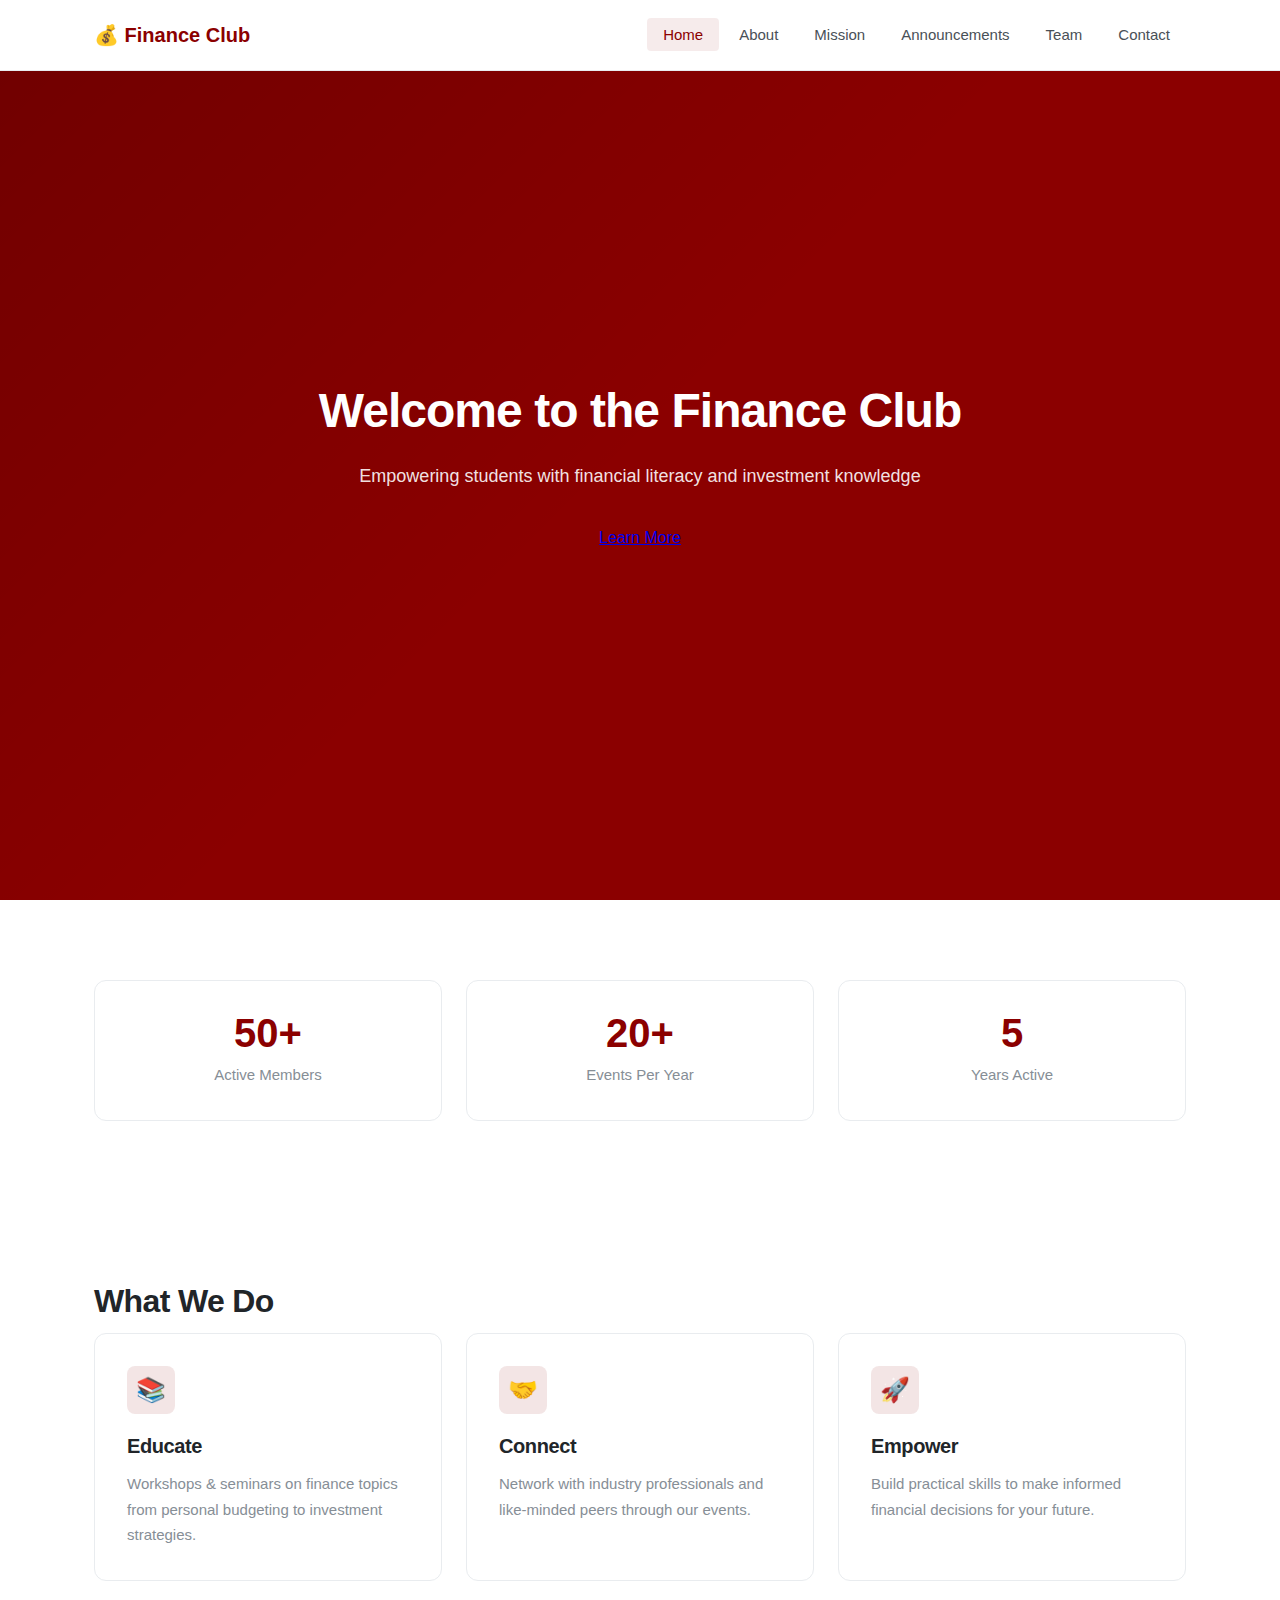
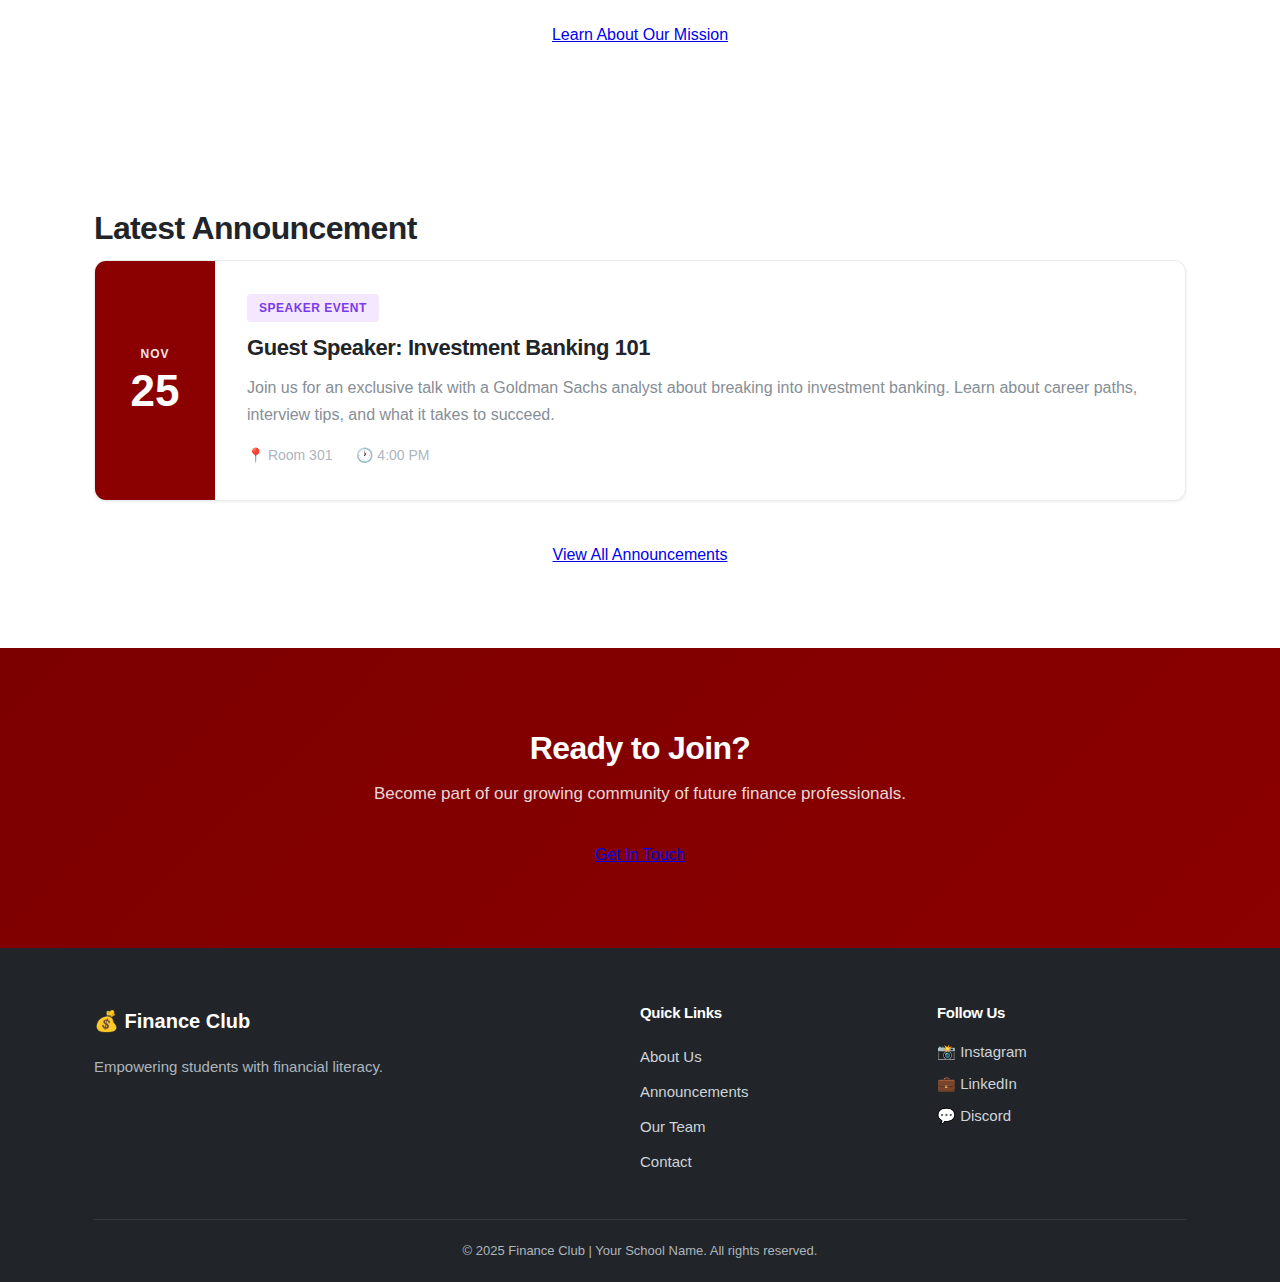
<file: index.html>
<!DOCTYPE html>
<html lang="en">
<head>
    <meta charset="UTF-8">
    <meta name="viewport" content="width=device-width, initial-scale=1.0">
    <title>Finance Club | Your School Name</title>
    <link rel="stylesheet" href="css/style.css">
    <link rel="preconnect" href="https://fonts.googleapis.com">
    <link rel="preconnect" href="https://fonts.gstatic.com" crossorigin>
    <link href="https://fonts.googleapis.com/css2?family=Inter:wght@400;500;600;700&display=swap" rel="stylesheet">
</head>
<body>
    <!-- Navigation -->
    <nav class="navbar">
        <div class="nav-container">
            <a href="index.html" class="logo">💰 Finance Club</a>
            <ul class="nav-links">
                <li><a href="index.html" class="active">Home</a></li>
                <li><a href="about.html">About</a></li>
                <li><a href="mission.html">Mission</a></li>
                <li><a href="announcements.html">Announcements</a></li>
                <li><a href="team.html">Team</a></li>
                <li><a href="contact.html">Contact</a></li>
            </ul>
            <button class="mobile-menu-btn" aria-label="Toggle menu">
                <span></span>
                <span></span>
                <span></span>
            </button>
        </div>
    </nav>

    <!-- Hero Section -->
    <header class="hero">
        <div class="hero-content">
            <h1>Welcome to the Finance Club</h1>
            <p>Empowering students with financial literacy and investment knowledge</p>
            <a href="about.html" class="cta-button">Learn More</a>
        </div>
    </header>

    <!-- Quick Stats Section -->
    <section class="section stats-section">
        <div class="container">
            <div class="stats-grid">
                <div class="stat-card">
                    <span class="stat-number">50+</span>
                    <span class="stat-label">Active Members</span>
                </div>
                <div class="stat-card">
                    <span class="stat-number">20+</span>
                    <span class="stat-label">Events Per Year</span>
                </div>
                <div class="stat-card">
                    <span class="stat-number">5</span>
                    <span class="stat-label">Years Active</span>
                </div>
            </div>
        </div>
    </section>

    <!-- What We Do Section -->
    <section class="section what-we-do">
        <div class="container">
            <h2>What We Do</h2>
            <div class="features-grid">
                <div class="feature-card">
                    <div class="feature-icon">📚</div>
                    <h3>Educate</h3>
                    <p>Workshops & seminars on finance topics from personal budgeting to investment strategies.</p>
                </div>
                <div class="feature-card">
                    <div class="feature-icon">🤝</div>
                    <h3>Connect</h3>
                    <p>Network with industry professionals and like-minded peers through our events.</p>
                </div>
                <div class="feature-card">
                    <div class="feature-icon">🚀</div>
                    <h3>Empower</h3>
                    <p>Build practical skills to make informed financial decisions for your future.</p>
                </div>
            </div>
            <div class="cta-center">
                <a href="mission.html" class="btn-secondary">Learn About Our Mission</a>
            </div>
        </div>
    </section>

    <!-- Latest Announcement Section -->
    <section class="section latest-announcement">
        <div class="container">
            <h2>Latest Announcement</h2>
            <div class="announcement-featured">
                <div class="announcement-date-large">
                    <span class="month">NOV</span>
                    <span class="day">25</span>
                </div>
                <div class="announcement-details">
                    <span class="announcement-tag tag-speaker">Speaker Event</span>
                    <h3>Guest Speaker: Investment Banking 101</h3>
                    <p>Join us for an exclusive talk with a Goldman Sachs analyst about breaking into investment banking. Learn about career paths, interview tips, and what it takes to succeed.</p>
                    <div class="announcement-meta">
                        <span>📍 Room 301</span>
                        <span>🕐 4:00 PM</span>
                    </div>
                </div>
            </div>
            <div class="cta-center">
                <a href="announcements.html" class="btn-secondary">View All Announcements</a>
            </div>
        </div>
    </section>

    <!-- CTA Section -->
    <section class="section cta-section">
        <div class="container">
            <div class="cta-box">
                <h2>Ready to Join?</h2>
                <p>Become part of our growing community of future finance professionals.</p>
                <a href="contact.html" class="cta-button">Get In Touch</a>
            </div>
        </div>
    </section>

    <!-- Footer -->
    <footer class="footer">
        <div class="container">
            <div class="footer-content">
                <div class="footer-brand">
                    <span class="logo">💰 Finance Club</span>
                    <p>Empowering students with financial literacy.</p>
                </div>
                <div class="footer-links">
                    <h4>Quick Links</h4>
                    <ul>
                        <li><a href="about.html">About Us</a></li>
                        <li><a href="announcements.html">Announcements</a></li>
                        <li><a href="team.html">Our Team</a></li>
                        <li><a href="contact.html">Contact</a></li>
                    </ul>
                </div>
                <div class="footer-social">
                    <h4>Follow Us</h4>
                    <div class="social-icons">
                        <a href="#">📸 Instagram</a>
                        <a href="#">💼 LinkedIn</a>
                        <a href="#">💬 Discord</a>
                    </div>
                </div>
            </div>
            <div class="footer-bottom">
                <p>&copy; 2025 Finance Club | Your School Name. All rights reserved.</p>
            </div>
        </div>
    </footer>

    <script src="js/script.js"></script>
</body>
</html>
</file>
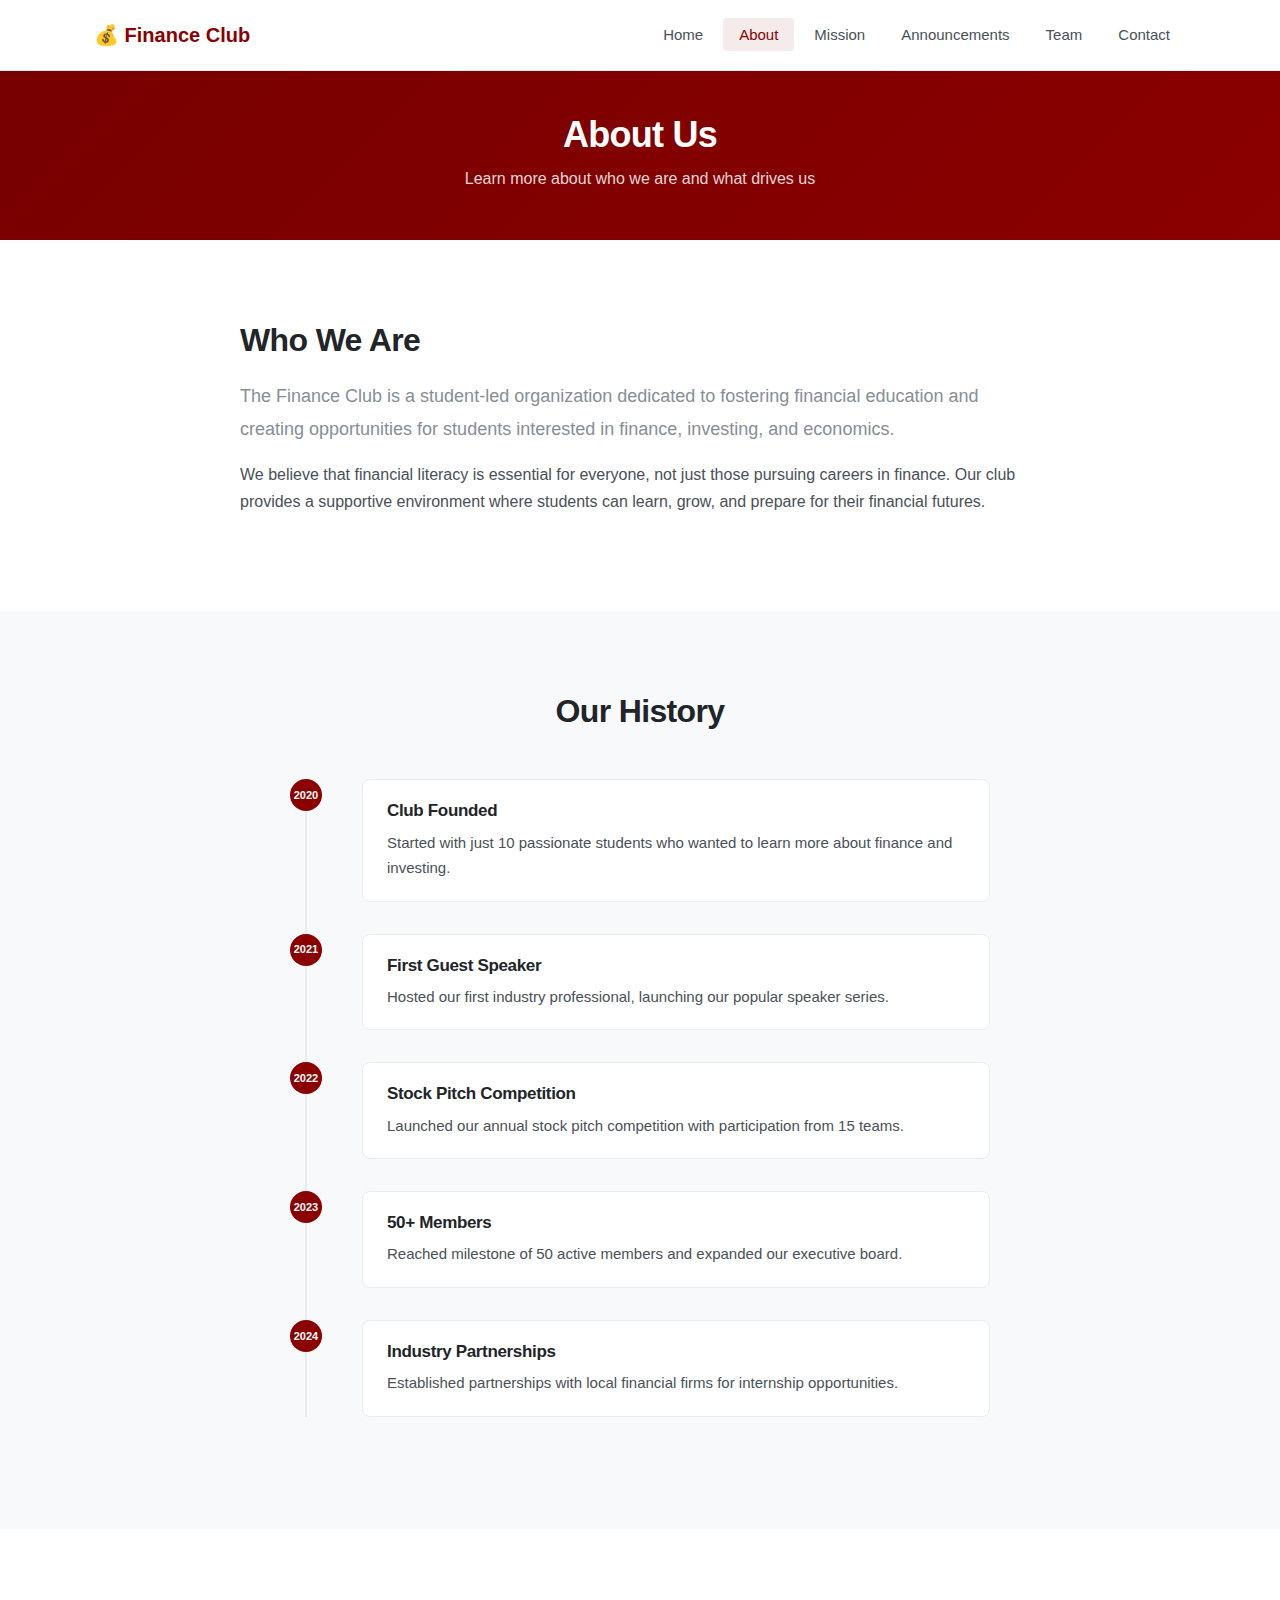
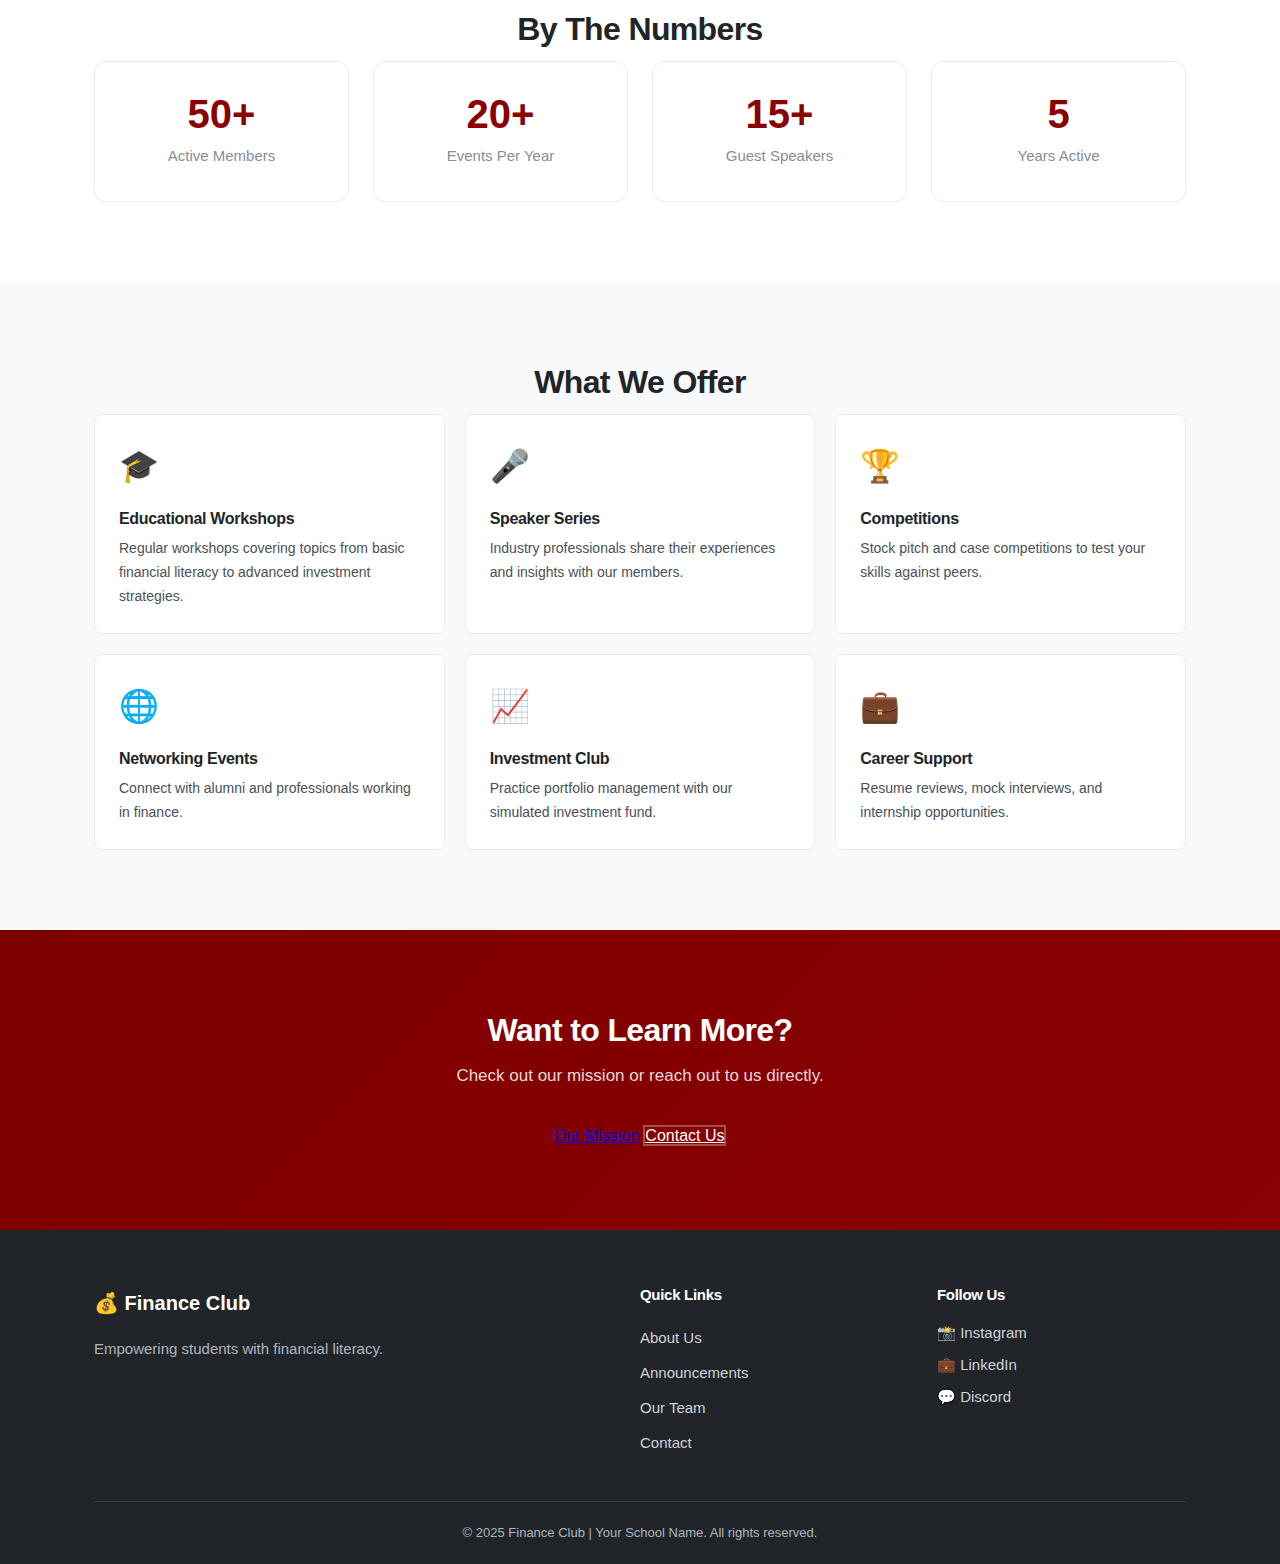
<file: about.html>
<!DOCTYPE html>
<html lang="en">
<head>
    <meta charset="UTF-8">
    <meta name="viewport" content="width=device-width, initial-scale=1.0">
    <title>About Us | Finance Club</title>
    <link rel="stylesheet" href="css/style.css">
    <link rel="preconnect" href="https://fonts.googleapis.com">
    <link rel="preconnect" href="https://fonts.gstatic.com" crossorigin>
    <link href="https://fonts.googleapis.com/css2?family=Inter:wght@400;500;600;700&display=swap" rel="stylesheet">
</head>
<body>
    <!-- Navigation -->
    <nav class="navbar">
        <div class="nav-container">
            <a href="index.html" class="logo">💰 Finance Club</a>
            <ul class="nav-links">
                <li><a href="index.html">Home</a></li>
                <li><a href="about.html" class="active">About</a></li>
                <li><a href="mission.html">Mission</a></li>
                <li><a href="announcements.html">Announcements</a></li>
                <li><a href="team.html">Team</a></li>
                <li><a href="contact.html">Contact</a></li>
            </ul>
            <button class="mobile-menu-btn" aria-label="Toggle menu">
                <span></span>
                <span></span>
                <span></span>
            </button>
        </div>
    </nav>

    <!-- Page Header -->
    <header class="page-header">
        <div class="container">
            <h1>About Us</h1>
            <p>Learn more about who we are and what drives us</p>
        </div>
    </header>

    <!-- About Intro -->
    <section class="section">
        <div class="container">
            <div class="about-intro">
                <div class="intro-text">
                    <h2>Who We Are</h2>
                    <p class="lead">The Finance Club is a student-led organization dedicated to fostering financial education and creating opportunities for students interested in finance, investing, and economics.</p>
                    <p>We believe that financial literacy is essential for everyone, not just those pursuing careers in finance. Our club provides a supportive environment where students can learn, grow, and prepare for their financial futures.</p>
                </div>
            </div>
        </div>
    </section>

    <!-- History Section -->
    <section class="section bg-light">
        <div class="container">
            <h2 class="text-center">Our History</h2>
            <div class="timeline">
                <div class="timeline-item">
                    <div class="timeline-marker">2020</div>
                    <div class="timeline-content">
                        <h3>Club Founded</h3>
                        <p>Started with just 10 passionate students who wanted to learn more about finance and investing.</p>
                    </div>
                </div>
                <div class="timeline-item">
                    <div class="timeline-marker">2021</div>
                    <div class="timeline-content">
                        <h3>First Guest Speaker</h3>
                        <p>Hosted our first industry professional, launching our popular speaker series.</p>
                    </div>
                </div>
                <div class="timeline-item">
                    <div class="timeline-marker">2022</div>
                    <div class="timeline-content">
                        <h3>Stock Pitch Competition</h3>
                        <p>Launched our annual stock pitch competition with participation from 15 teams.</p>
                    </div>
                </div>
                <div class="timeline-item">
                    <div class="timeline-marker">2023</div>
                    <div class="timeline-content">
                        <h3>50+ Members</h3>
                        <p>Reached milestone of 50 active members and expanded our executive board.</p>
                    </div>
                </div>
                <div class="timeline-item">
                    <div class="timeline-marker">2024</div>
                    <div class="timeline-content">
                        <h3>Industry Partnerships</h3>
                        <p>Established partnerships with local financial firms for internship opportunities.</p>
                    </div>
                </div>
            </div>
        </div>
    </section>

    <!-- Stats Section -->
    <section class="section">
        <div class="container">
            <h2 class="text-center">By The Numbers</h2>
            <div class="stats-grid-4">
                <div class="stat-card">
                    <span class="stat-number">50+</span>
                    <span class="stat-label">Active Members</span>
                </div>
                <div class="stat-card">
                    <span class="stat-number">20+</span>
                    <span class="stat-label">Events Per Year</span>
                </div>
                <div class="stat-card">
                    <span class="stat-number">15+</span>
                    <span class="stat-label">Guest Speakers</span>
                </div>
                <div class="stat-card">
                    <span class="stat-number">5</span>
                    <span class="stat-label">Years Active</span>
                </div>
            </div>
        </div>
    </section>

    <!-- What We Offer -->
    <section class="section bg-light">
        <div class="container">
            <h2 class="text-center">What We Offer</h2>
            <div class="offerings-grid">
                <div class="offering-card">
                    <div class="offering-icon">🎓</div>
                    <h3>Educational Workshops</h3>
                    <p>Regular workshops covering topics from basic financial literacy to advanced investment strategies.</p>
                </div>
                <div class="offering-card">
                    <div class="offering-icon">🎤</div>
                    <h3>Speaker Series</h3>
                    <p>Industry professionals share their experiences and insights with our members.</p>
                </div>
                <div class="offering-card">
                    <div class="offering-icon">🏆</div>
                    <h3>Competitions</h3>
                    <p>Stock pitch and case competitions to test your skills against peers.</p>
                </div>
                <div class="offering-card">
                    <div class="offering-icon">🌐</div>
                    <h3>Networking Events</h3>
                    <p>Connect with alumni and professionals working in finance.</p>
                </div>
                <div class="offering-card">
                    <div class="offering-icon">📈</div>
                    <h3>Investment Club</h3>
                    <p>Practice portfolio management with our simulated investment fund.</p>
                </div>
                <div class="offering-card">
                    <div class="offering-icon">💼</div>
                    <h3>Career Support</h3>
                    <p>Resume reviews, mock interviews, and internship opportunities.</p>
                </div>
            </div>
        </div>
    </section>

    <!-- CTA Section -->
    <section class="section cta-section">
        <div class="container">
            <div class="cta-box">
                <h2>Want to Learn More?</h2>
                <p>Check out our mission or reach out to us directly.</p>
                <div class="cta-buttons">
                    <a href="mission.html" class="cta-button">Our Mission</a>
                    <a href="contact.html" class="btn-outline">Contact Us</a>
                </div>
            </div>
        </div>
    </section>

    <!-- Footer -->
    <footer class="footer">
        <div class="container">
            <div class="footer-content">
                <div class="footer-brand">
                    <span class="logo">💰 Finance Club</span>
                    <p>Empowering students with financial literacy.</p>
                </div>
                <div class="footer-links">
                    <h4>Quick Links</h4>
                    <ul>
                        <li><a href="about.html">About Us</a></li>
                        <li><a href="announcements.html">Announcements</a></li>
                        <li><a href="team.html">Our Team</a></li>
                        <li><a href="contact.html">Contact</a></li>
                    </ul>
                </div>
                <div class="footer-social">
                    <h4>Follow Us</h4>
                    <div class="social-icons">
                        <a href="#">📸 Instagram</a>
                        <a href="#">💼 LinkedIn</a>
                        <a href="#">💬 Discord</a>
                    </div>
                </div>
            </div>
            <div class="footer-bottom">
                <p>&copy; 2025 Finance Club | Your School Name. All rights reserved.</p>
            </div>
        </div>
    </footer>

    <script src="js/script.js"></script>
</body>
</html>
</file>
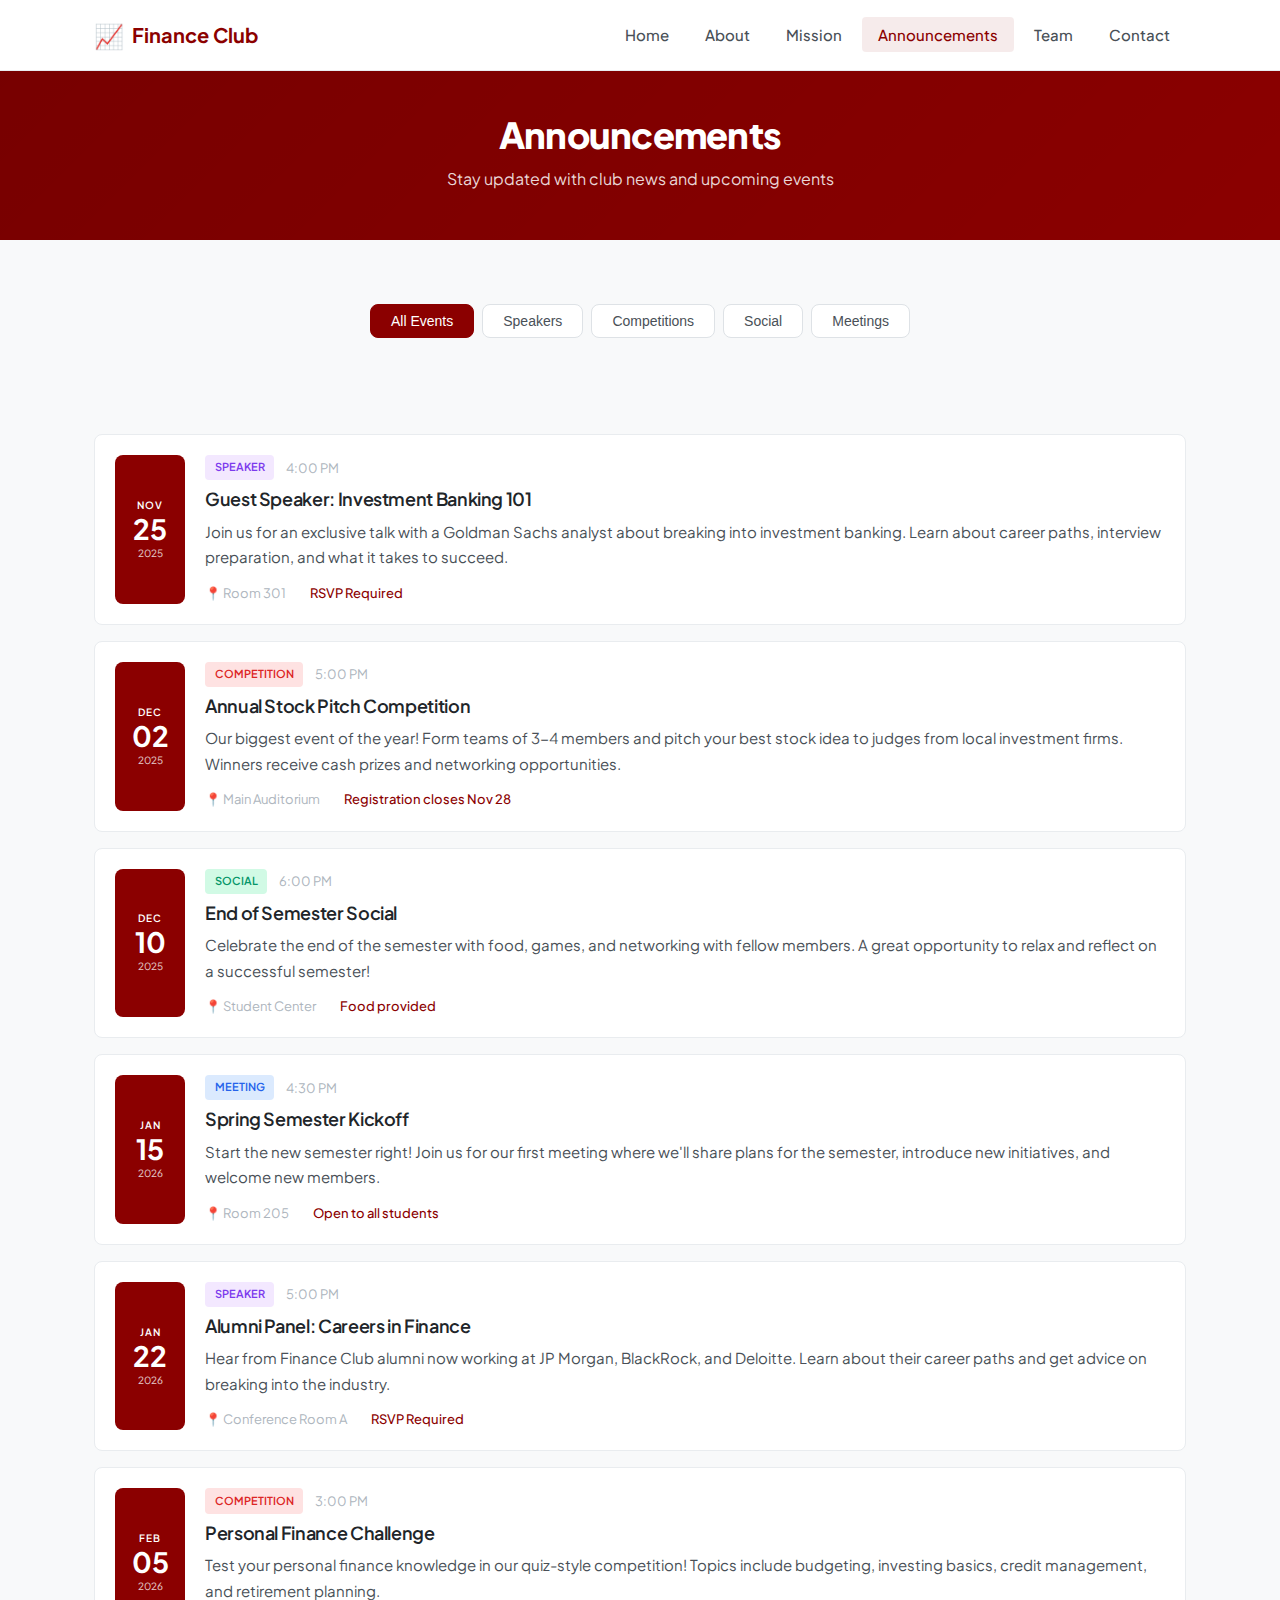
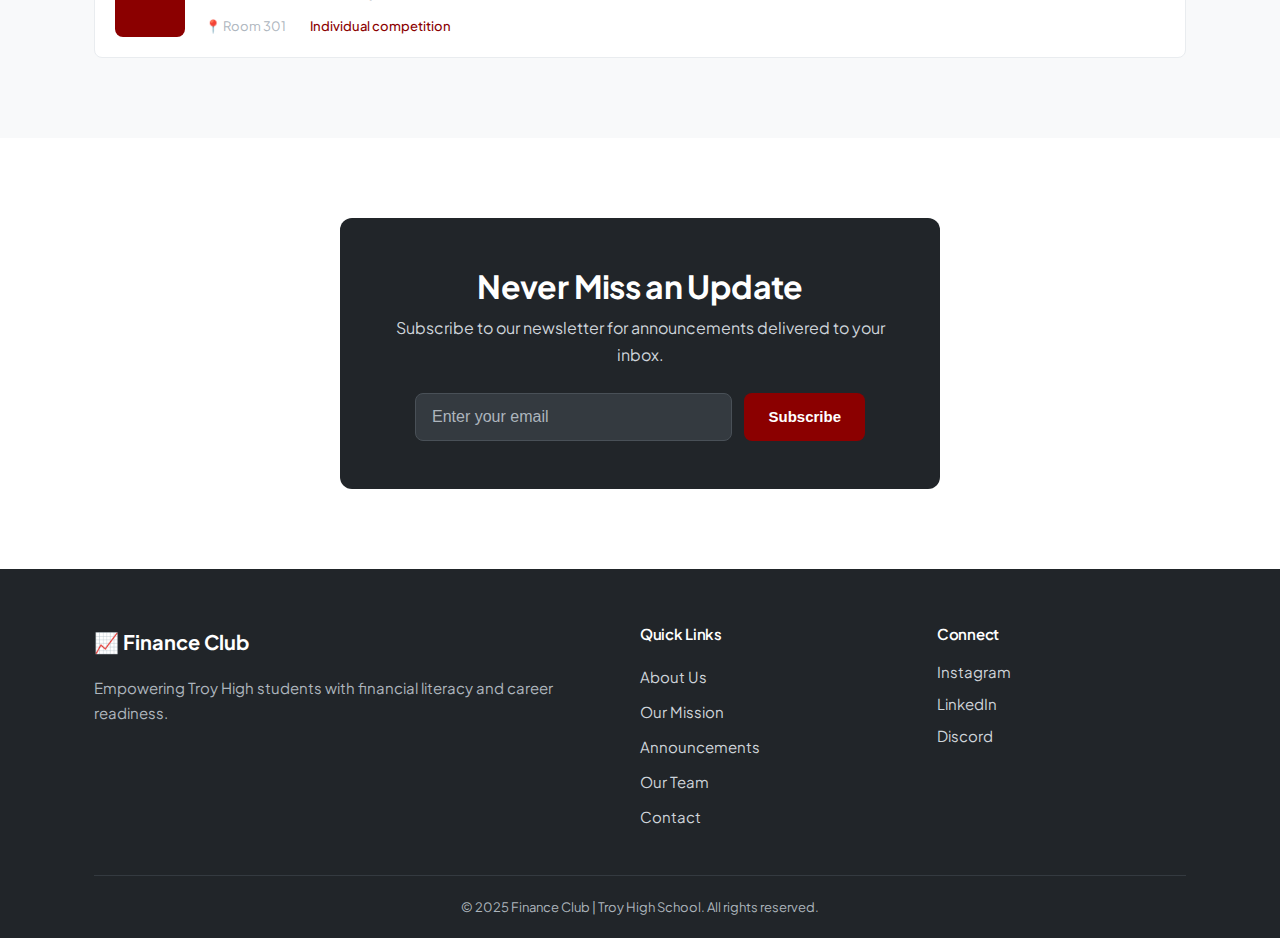
<file: announcements.html>
<!DOCTYPE html>
<html lang="en">
<head>
    <meta charset="UTF-8">
    <meta name="viewport" content="width=device-width, initial-scale=1.0">
    <title>Announcements | Finance Club - Troy High School</title>
    <link rel="stylesheet" href="css/style.css">
    <link rel="preconnect" href="https://fonts.googleapis.com">
    <link rel="preconnect" href="https://fonts.gstatic.com" crossorigin>
    <link href="https://fonts.googleapis.com/css2?family=Plus+Jakarta+Sans:wght@400;500;600;700;800&display=swap" rel="stylesheet">
</head>
<body>
    <!-- Navigation -->
    <nav class="navbar">
        <div class="nav-container">
            <a href="index.html" class="logo">
                <span class="logo-icon">📈</span>
                Finance Club
            </a>
            <ul class="nav-links">
                <li><a href="index.html">Home</a></li>
                <li><a href="about.html">About</a></li>
                <li><a href="mission.html">Mission</a></li>
                <li><a href="announcements.html" class="active">Announcements</a></li>
                <li><a href="team.html">Team</a></li>
                <li><a href="contact.html">Contact</a></li>
            </ul>
            <button class="mobile-menu-btn" aria-label="Toggle menu">
                <span></span>
                <span></span>
                <span></span>
            </button>
        </div>
    </nav>

    <!-- Page Header -->
    <header class="page-header">
        <div class="container">
            <h1>Announcements</h1>
            <p>Stay updated with club news and upcoming events</p>
        </div>
    </header>

    <!-- Filter Tabs -->
    <section class="section-sm bg-light">
        <div class="container">
            <div class="filter-tabs">
                <button class="filter-tab active" data-filter="all">All Events</button>
                <button class="filter-tab" data-filter="speaker">Speakers</button>
                <button class="filter-tab" data-filter="competition">Competitions</button>
                <button class="filter-tab" data-filter="social">Social</button>
                <button class="filter-tab" data-filter="meeting">Meetings</button>
            </div>
        </div>
    </section>

    <!-- Announcements List -->
    <section class="section bg-light" style="padding-top: 2rem;">
        <div class="container">
            <div class="announcements-list">
                
                <!-- Announcement 1 -->
                <article class="announcement-card-full" data-category="speaker">
                    <div class="announcement-date-block">
                        <span class="month">NOV</span>
                        <span class="day">25</span>
                        <span class="year">2025</span>
                    </div>
                    <div class="announcement-content">
                        <div class="announcement-header">
                            <span class="tag tag-speaker">Speaker</span>
                            <span class="time">4:00 PM</span>
                        </div>
                        <h3>Guest Speaker: Investment Banking 101</h3>
                        <p>Join us for an exclusive talk with a Goldman Sachs analyst about breaking into investment banking. Learn about career paths, interview preparation, and what it takes to succeed.</p>
                        <div class="announcement-footer">
                            <span class="location">📍 Room 301</span>
                            <span class="rsvp">RSVP Required</span>
                        </div>
                    </div>
                </article>

                <!-- Announcement 2 -->
                <article class="announcement-card-full" data-category="competition">
                    <div class="announcement-date-block">
                        <span class="month">DEC</span>
                        <span class="day">02</span>
                        <span class="year">2025</span>
                    </div>
                    <div class="announcement-content">
                        <div class="announcement-header">
                            <span class="tag tag-competition">Competition</span>
                            <span class="time">5:00 PM</span>
                        </div>
                        <h3>Annual Stock Pitch Competition</h3>
                        <p>Our biggest event of the year! Form teams of 3-4 members and pitch your best stock idea to judges from local investment firms. Winners receive cash prizes and networking opportunities.</p>
                        <div class="announcement-footer">
                            <span class="location">📍 Main Auditorium</span>
                            <span class="deadline">Registration closes Nov 28</span>
                        </div>
                    </div>
                </article>

                <!-- Announcement 3 -->
                <article class="announcement-card-full" data-category="social">
                    <div class="announcement-date-block">
                        <span class="month">DEC</span>
                        <span class="day">10</span>
                        <span class="year">2025</span>
                    </div>
                    <div class="announcement-content">
                        <div class="announcement-header">
                            <span class="tag tag-social">Social</span>
                            <span class="time">6:00 PM</span>
                        </div>
                        <h3>End of Semester Social</h3>
                        <p>Celebrate the end of the semester with food, games, and networking with fellow members. A great opportunity to relax and reflect on a successful semester!</p>
                        <div class="announcement-footer">
                            <span class="location">📍 Student Center</span>
                            <span class="note">Food provided</span>
                        </div>
                    </div>
                </article>

                <!-- Announcement 4 -->
                <article class="announcement-card-full" data-category="meeting">
                    <div class="announcement-date-block">
                        <span class="month">JAN</span>
                        <span class="day">15</span>
                        <span class="year">2026</span>
                    </div>
                    <div class="announcement-content">
                        <div class="announcement-header">
                            <span class="tag tag-meeting">Meeting</span>
                            <span class="time">4:30 PM</span>
                        </div>
                        <h3>Spring Semester Kickoff</h3>
                        <p>Start the new semester right! Join us for our first meeting where we'll share plans for the semester, introduce new initiatives, and welcome new members.</p>
                        <div class="announcement-footer">
                            <span class="location">📍 Room 205</span>
                            <span class="note">Open to all students</span>
                        </div>
                    </div>
                </article>

                <!-- Announcement 5 -->
                <article class="announcement-card-full" data-category="speaker">
                    <div class="announcement-date-block">
                        <span class="month">JAN</span>
                        <span class="day">22</span>
                        <span class="year">2026</span>
                    </div>
                    <div class="announcement-content">
                        <div class="announcement-header">
                            <span class="tag tag-speaker">Speaker</span>
                            <span class="time">5:00 PM</span>
                        </div>
                        <h3>Alumni Panel: Careers in Finance</h3>
                        <p>Hear from Finance Club alumni now working at JP Morgan, BlackRock, and Deloitte. Learn about their career paths and get advice on breaking into the industry.</p>
                        <div class="announcement-footer">
                            <span class="location">📍 Conference Room A</span>
                            <span class="rsvp">RSVP Required</span>
                        </div>
                    </div>
                </article>

                <!-- Announcement 6 -->
                <article class="announcement-card-full" data-category="competition">
                    <div class="announcement-date-block">
                        <span class="month">FEB</span>
                        <span class="day">05</span>
                        <span class="year">2026</span>
                    </div>
                    <div class="announcement-content">
                        <div class="announcement-header">
                            <span class="tag tag-competition">Competition</span>
                            <span class="time">3:00 PM</span>
                        </div>
                        <h3>Personal Finance Challenge</h3>
                        <p>Test your personal finance knowledge in our quiz-style competition! Topics include budgeting, investing basics, credit management, and retirement planning.</p>
                        <div class="announcement-footer">
                            <span class="location">📍 Room 301</span>
                            <span class="note">Individual competition</span>
                        </div>
                    </div>
                </article>

            </div>
        </div>
    </section>

    <!-- Newsletter -->
    <section class="section">
        <div class="container">
            <div class="newsletter-box">
                <h2>Never Miss an Update</h2>
                <p>Subscribe to our newsletter for announcements delivered to your inbox.</p>
                <form class="newsletter-form">
                    <input type="email" placeholder="Enter your email" required>
                    <button type="submit" class="btn btn-primary">Subscribe</button>
                </form>
            </div>
        </div>
    </section>

    <!-- Footer -->
    <footer class="footer">
        <div class="container">
            <div class="footer-content">
                <div class="footer-brand">
                    <a href="index.html" class="logo">📈 Finance Club</a>
                    <p>Empowering Troy High students with financial literacy and career readiness.</p>
                </div>
                <div class="footer-links">
                    <h4>Quick Links</h4>
                    <ul>
                        <li><a href="about.html">About Us</a></li>
                        <li><a href="mission.html">Our Mission</a></li>
                        <li><a href="announcements.html">Announcements</a></li>
                        <li><a href="team.html">Our Team</a></li>
                        <li><a href="contact.html">Contact</a></li>
                    </ul>
                </div>
                <div class="footer-social">
                    <h4>Connect</h4>
                    <div class="social-icons">
                        <a href="#">Instagram</a>
                        <a href="#">LinkedIn</a>
                        <a href="#">Discord</a>
                    </div>
                </div>
            </div>
            <div class="footer-bottom">
                <p>&copy; 2025 Finance Club | Troy High School. All rights reserved.</p>
            </div>
        </div>
    </footer>

    <script src="js/script.js"></script>
</body>
</html>
</file>
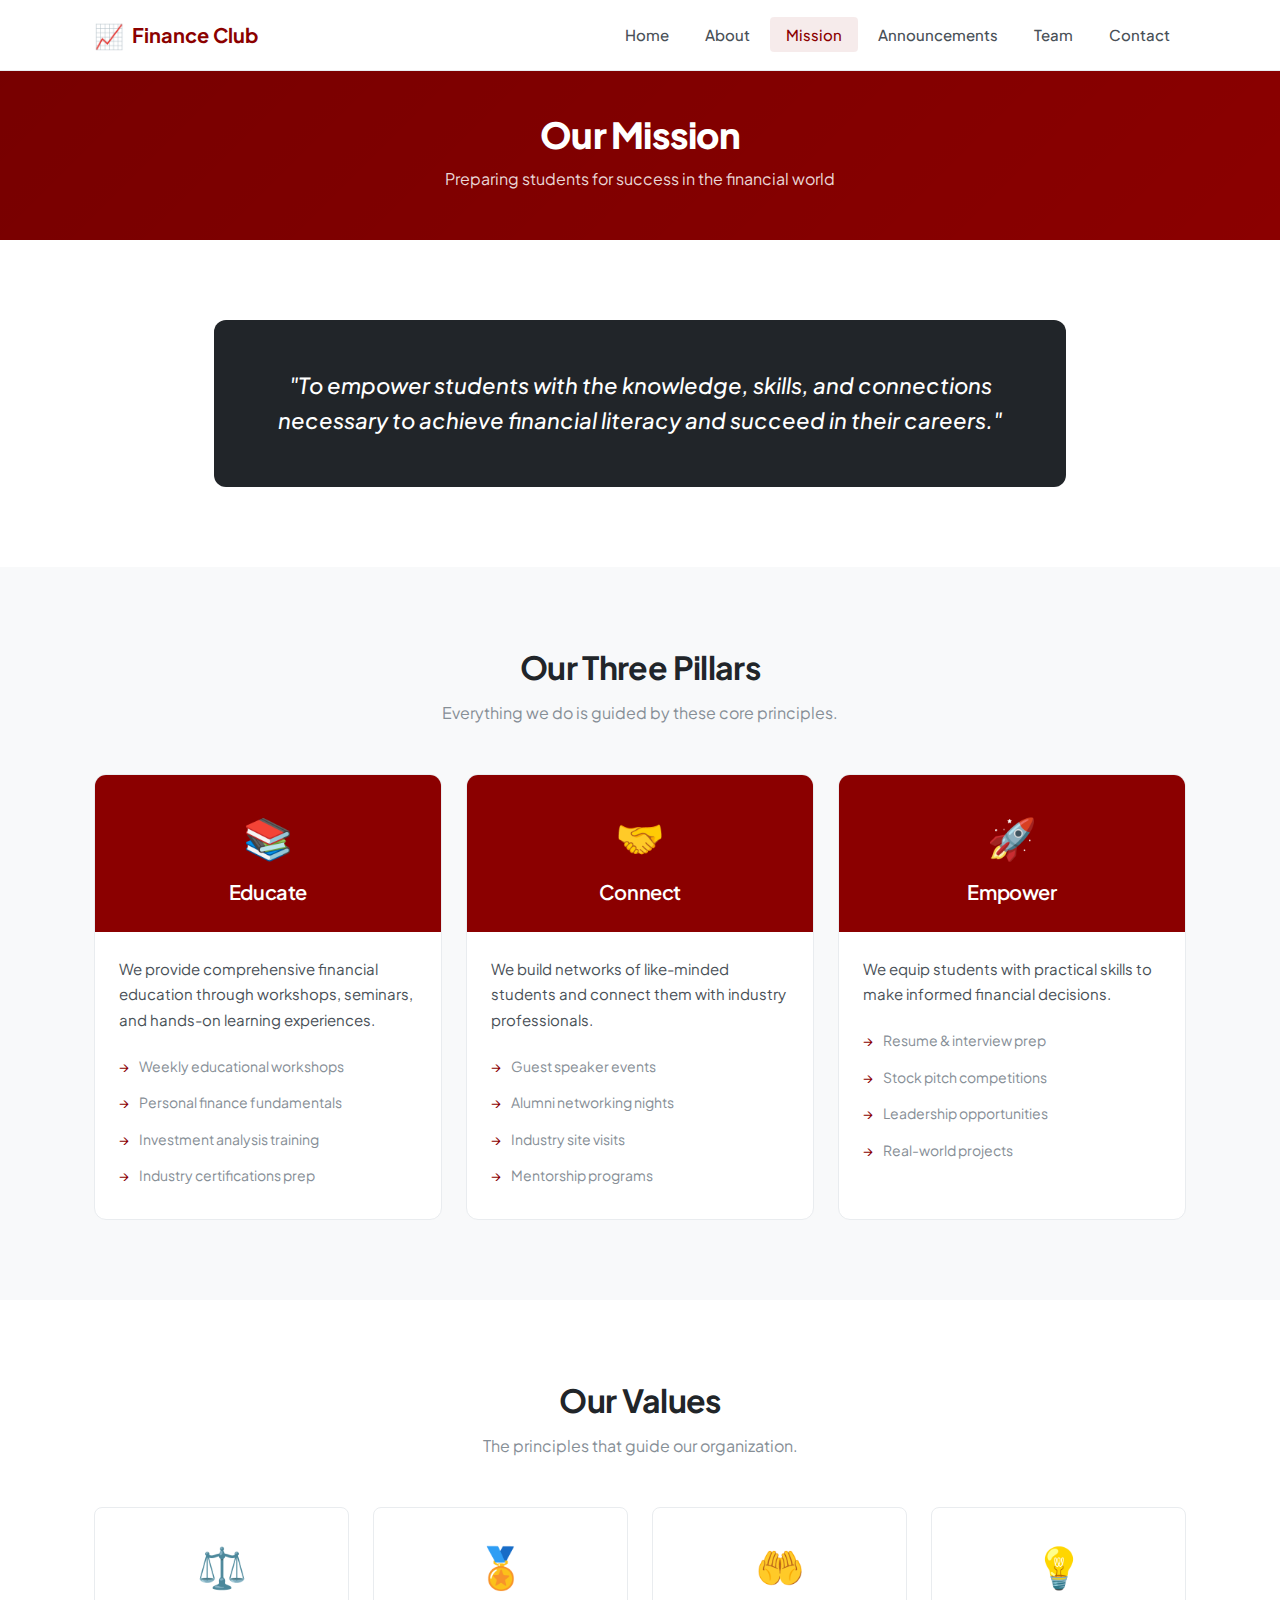
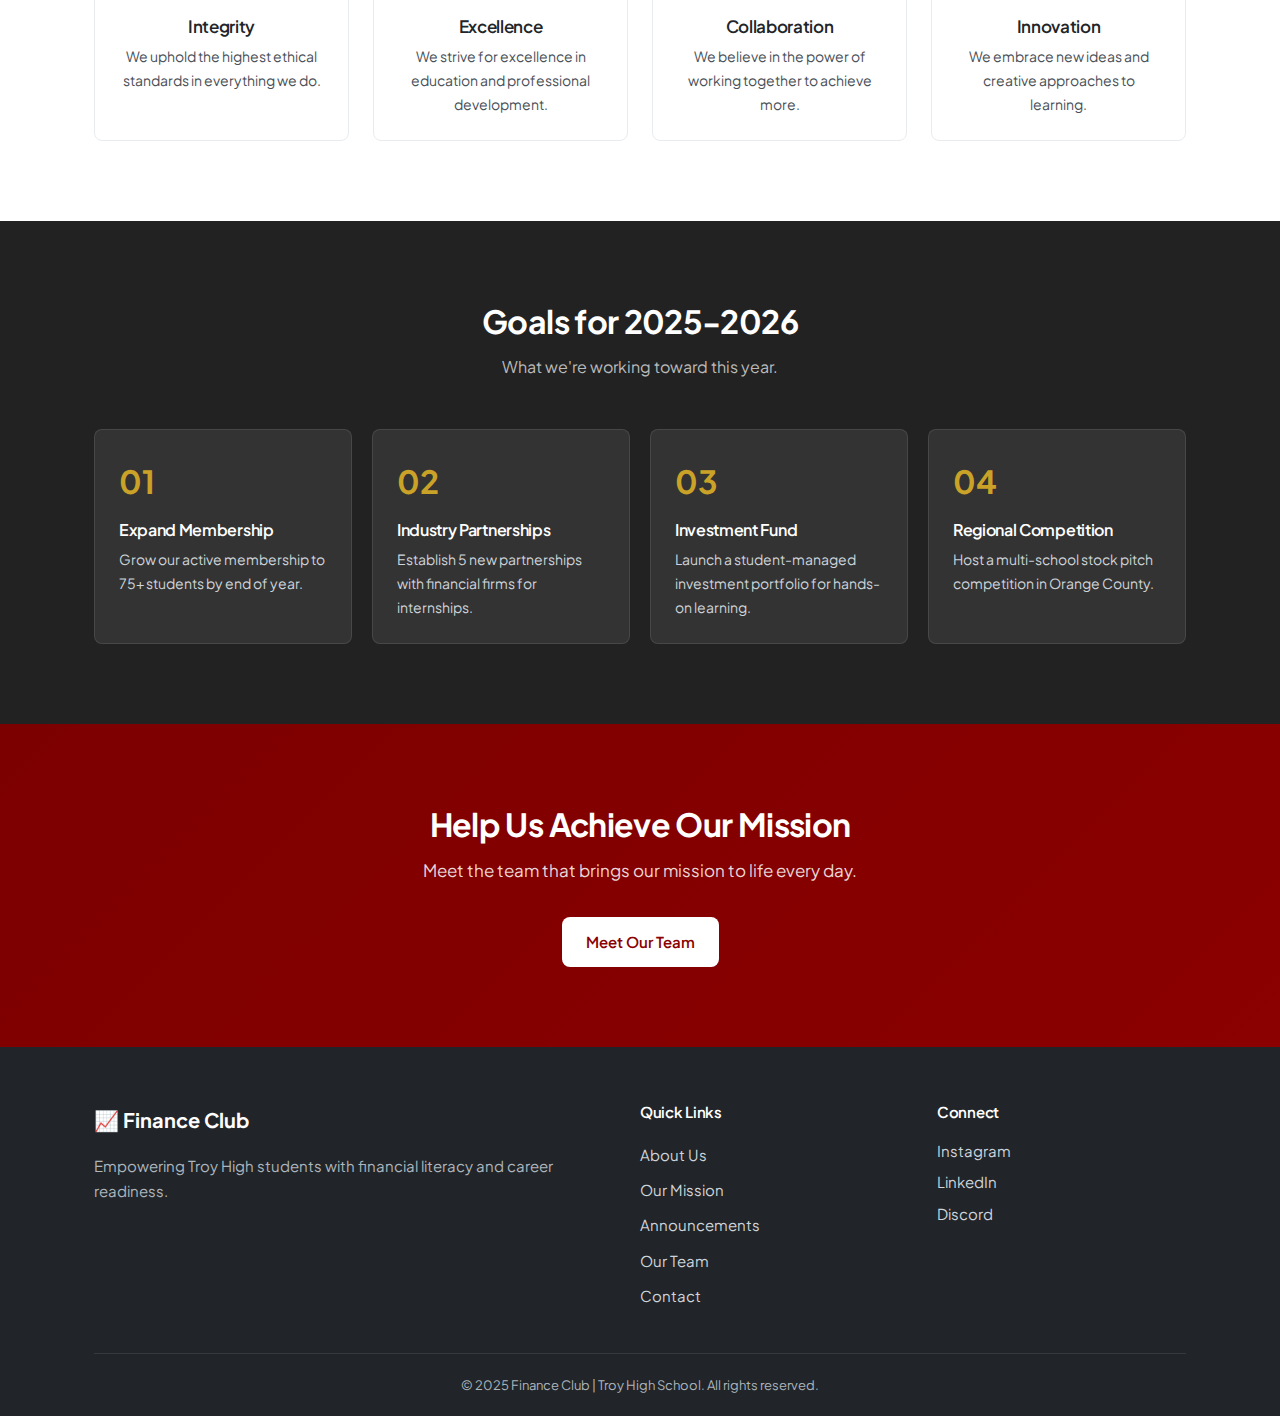
<file: mission.html>
<!DOCTYPE html>
<html lang="en">
<head>
    <meta charset="UTF-8">
    <meta name="viewport" content="width=device-width, initial-scale=1.0">
    <title>Our Mission | Finance Club - Troy High School</title>
    <link rel="stylesheet" href="css/style.css">
    <link rel="preconnect" href="https://fonts.googleapis.com">
    <link rel="preconnect" href="https://fonts.gstatic.com" crossorigin>
    <link href="https://fonts.googleapis.com/css2?family=Plus+Jakarta+Sans:wght@400;500;600;700;800&display=swap" rel="stylesheet">
</head>
<body>
    <!-- Navigation -->
    <nav class="navbar">
        <div class="nav-container">
            <a href="index.html" class="logo">
                <span class="logo-icon">📈</span>
                Finance Club
            </a>
            <ul class="nav-links">
                <li><a href="index.html">Home</a></li>
                <li><a href="about.html">About</a></li>
                <li><a href="mission.html" class="active">Mission</a></li>
                <li><a href="announcements.html">Announcements</a></li>
                <li><a href="team.html">Team</a></li>
                <li><a href="contact.html">Contact</a></li>
            </ul>
            <button class="mobile-menu-btn" aria-label="Toggle menu">
                <span></span>
                <span></span>
                <span></span>
            </button>
        </div>
    </nav>

    <!-- Page Header -->
    <header class="page-header">
        <div class="container">
            <h1>Our Mission</h1>
            <p>Preparing students for success in the financial world</p>
        </div>
    </header>

    <!-- Mission Statement -->
    <section class="section">
        <div class="container-sm">
            <div class="mission-statement">
                <blockquote>
                    "To empower students with the knowledge, skills, and connections necessary to achieve financial literacy and succeed in their careers."
                </blockquote>
            </div>
        </div>
    </section>

    <!-- Three Pillars -->
    <section class="section bg-light">
        <div class="container">
            <h2 class="text-center">Our Three Pillars</h2>
            <p class="section-subtitle">Everything we do is guided by these core principles.</p>
            <div class="pillars-grid">
                <div class="pillar-card">
                    <div class="pillar-header">
                        <span class="pillar-icon">📚</span>
                        <h3>Educate</h3>
                    </div>
                    <div class="pillar-body">
                        <p>We provide comprehensive financial education through workshops, seminars, and hands-on learning experiences.</p>
                        <ul class="pillar-list">
                            <li>Weekly educational workshops</li>
                            <li>Personal finance fundamentals</li>
                            <li>Investment analysis training</li>
                            <li>Industry certifications prep</li>
                        </ul>
                    </div>
                </div>

                <div class="pillar-card">
                    <div class="pillar-header">
                        <span class="pillar-icon">🤝</span>
                        <h3>Connect</h3>
                    </div>
                    <div class="pillar-body">
                        <p>We build networks of like-minded students and connect them with industry professionals.</p>
                        <ul class="pillar-list">
                            <li>Guest speaker events</li>
                            <li>Alumni networking nights</li>
                            <li>Industry site visits</li>
                            <li>Mentorship programs</li>
                        </ul>
                    </div>
                </div>

                <div class="pillar-card">
                    <div class="pillar-header">
                        <span class="pillar-icon">🚀</span>
                        <h3>Empower</h3>
                    </div>
                    <div class="pillar-body">
                        <p>We equip students with practical skills to make informed financial decisions.</p>
                        <ul class="pillar-list">
                            <li>Resume & interview prep</li>
                            <li>Stock pitch competitions</li>
                            <li>Leadership opportunities</li>
                            <li>Real-world projects</li>
                        </ul>
                    </div>
                </div>
            </div>
        </div>
    </section>

    <!-- Values -->
    <section class="section">
        <div class="container">
            <h2 class="text-center">Our Values</h2>
            <p class="section-subtitle">The principles that guide our organization.</p>
            <div class="values-grid">
                <div class="value-item">
                    <div class="value-icon">⚖️</div>
                    <h3>Integrity</h3>
                    <p>We uphold the highest ethical standards in everything we do.</p>
                </div>
                <div class="value-item">
                    <div class="value-icon">🏅</div>
                    <h3>Excellence</h3>
                    <p>We strive for excellence in education and professional development.</p>
                </div>
                <div class="value-item">
                    <div class="value-icon">🤲</div>
                    <h3>Collaboration</h3>
                    <p>We believe in the power of working together to achieve more.</p>
                </div>
                <div class="value-item">
                    <div class="value-icon">💡</div>
                    <h3>Innovation</h3>
                    <p>We embrace new ideas and creative approaches to learning.</p>
                </div>
            </div>
        </div>
    </section>

    <!-- Goals -->
    <section class="section bg-dark">
        <div class="container">
            <h2 class="text-center text-white">Goals for 2025-2026</h2>
            <p class="section-subtitle" style="color: rgba(255,255,255,0.7);">What we're working toward this year.</p>
            <div class="goals-grid">
                <div class="goal-card">
                    <span class="goal-number">01</span>
                    <h3>Expand Membership</h3>
                    <p>Grow our active membership to 75+ students by end of year.</p>
                </div>
                <div class="goal-card">
                    <span class="goal-number">02</span>
                    <h3>Industry Partnerships</h3>
                    <p>Establish 5 new partnerships with financial firms for internships.</p>
                </div>
                <div class="goal-card">
                    <span class="goal-number">03</span>
                    <h3>Investment Fund</h3>
                    <p>Launch a student-managed investment portfolio for hands-on learning.</p>
                </div>
                <div class="goal-card">
                    <span class="goal-number">04</span>
                    <h3>Regional Competition</h3>
                    <p>Host a multi-school stock pitch competition in Orange County.</p>
                </div>
            </div>
        </div>
    </section>

    <!-- CTA -->
    <section class="section cta-section">
        <div class="container">
            <div class="cta-box">
                <h2>Help Us Achieve Our Mission</h2>
                <p>Meet the team that brings our mission to life every day.</p>
                <a href="team.html" class="btn btn-white">Meet Our Team</a>
            </div>
        </div>
    </section>

    <!-- Footer -->
    <footer class="footer">
        <div class="container">
            <div class="footer-content">
                <div class="footer-brand">
                    <a href="index.html" class="logo">📈 Finance Club</a>
                    <p>Empowering Troy High students with financial literacy and career readiness.</p>
                </div>
                <div class="footer-links">
                    <h4>Quick Links</h4>
                    <ul>
                        <li><a href="about.html">About Us</a></li>
                        <li><a href="mission.html">Our Mission</a></li>
                        <li><a href="announcements.html">Announcements</a></li>
                        <li><a href="team.html">Our Team</a></li>
                        <li><a href="contact.html">Contact</a></li>
                    </ul>
                </div>
                <div class="footer-social">
                    <h4>Connect</h4>
                    <div class="social-icons">
                        <a href="#">Instagram</a>
                        <a href="#">LinkedIn</a>
                        <a href="#">Discord</a>
                    </div>
                </div>
            </div>
            <div class="footer-bottom">
                <p>&copy; 2025 Finance Club | Troy High School. All rights reserved.</p>
            </div>
        </div>
    </footer>

    <script src="js/script.js"></script>
</body>
</html>
</file>
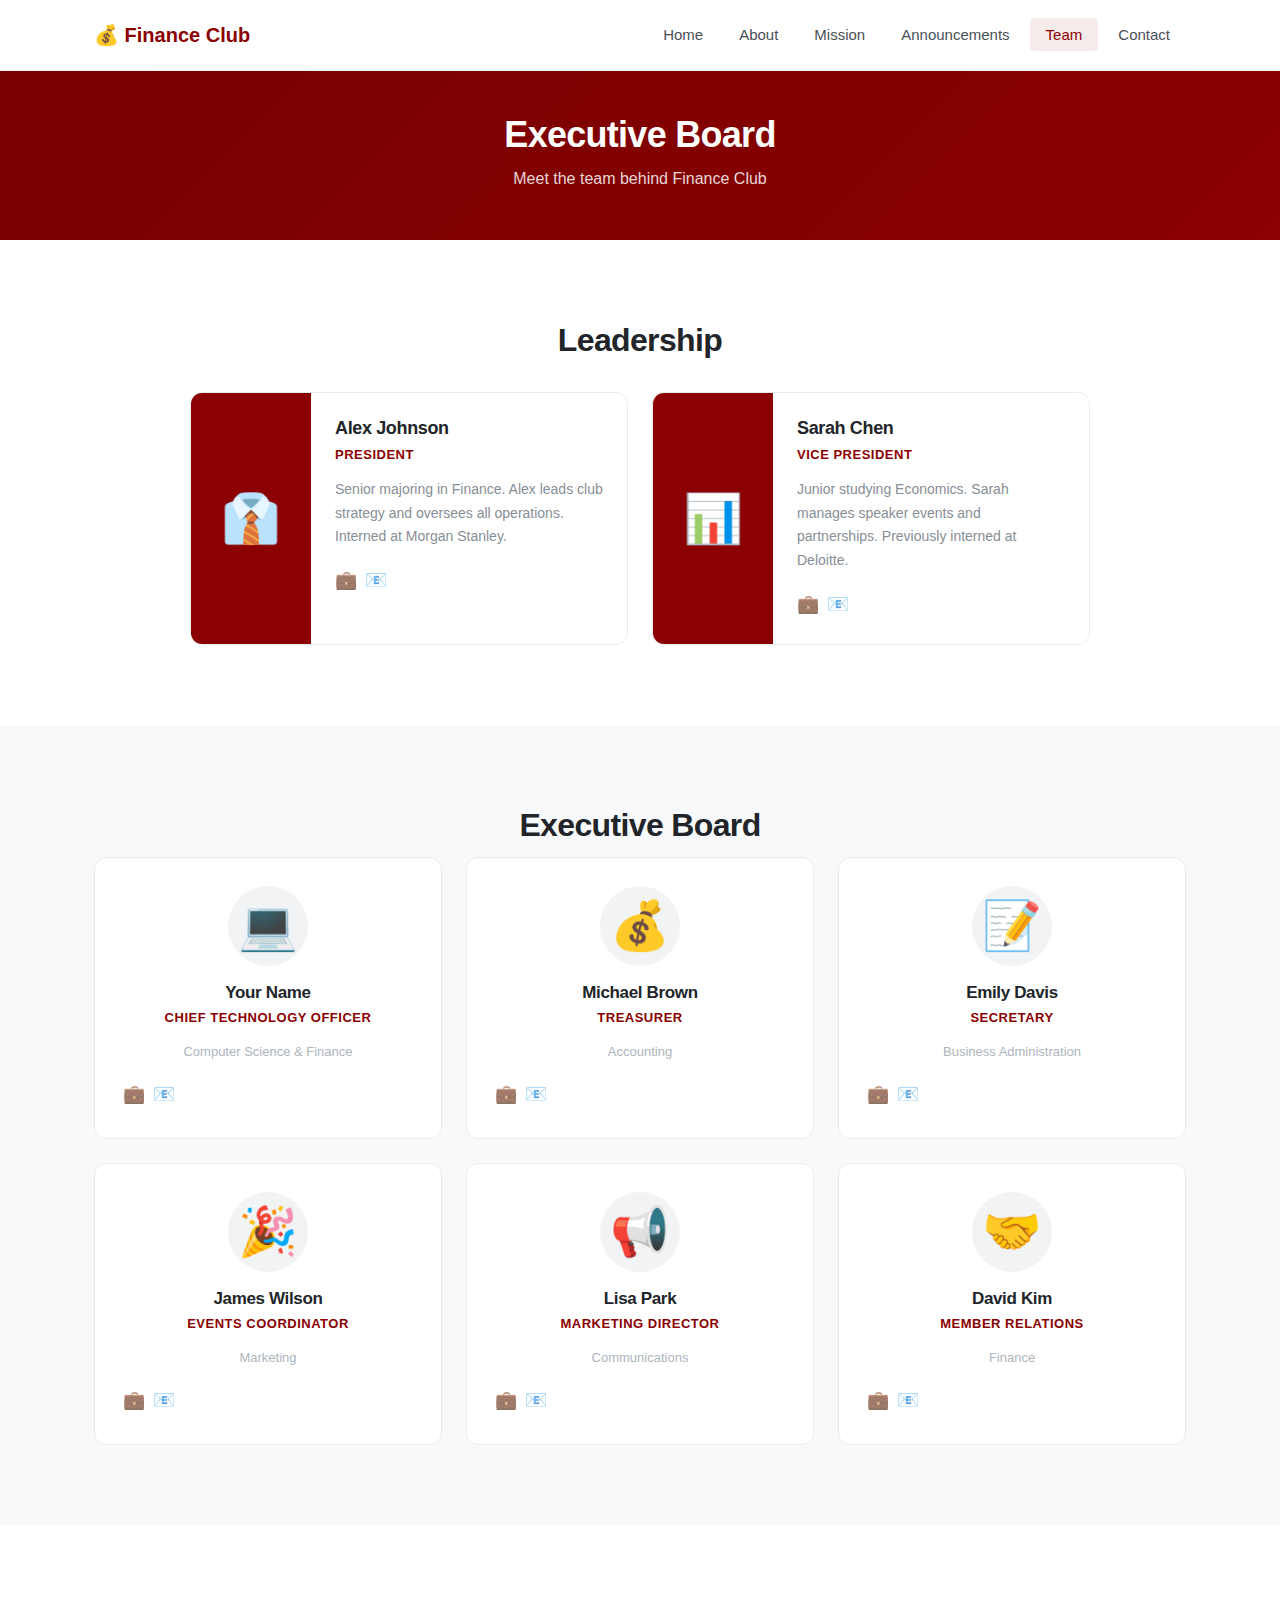
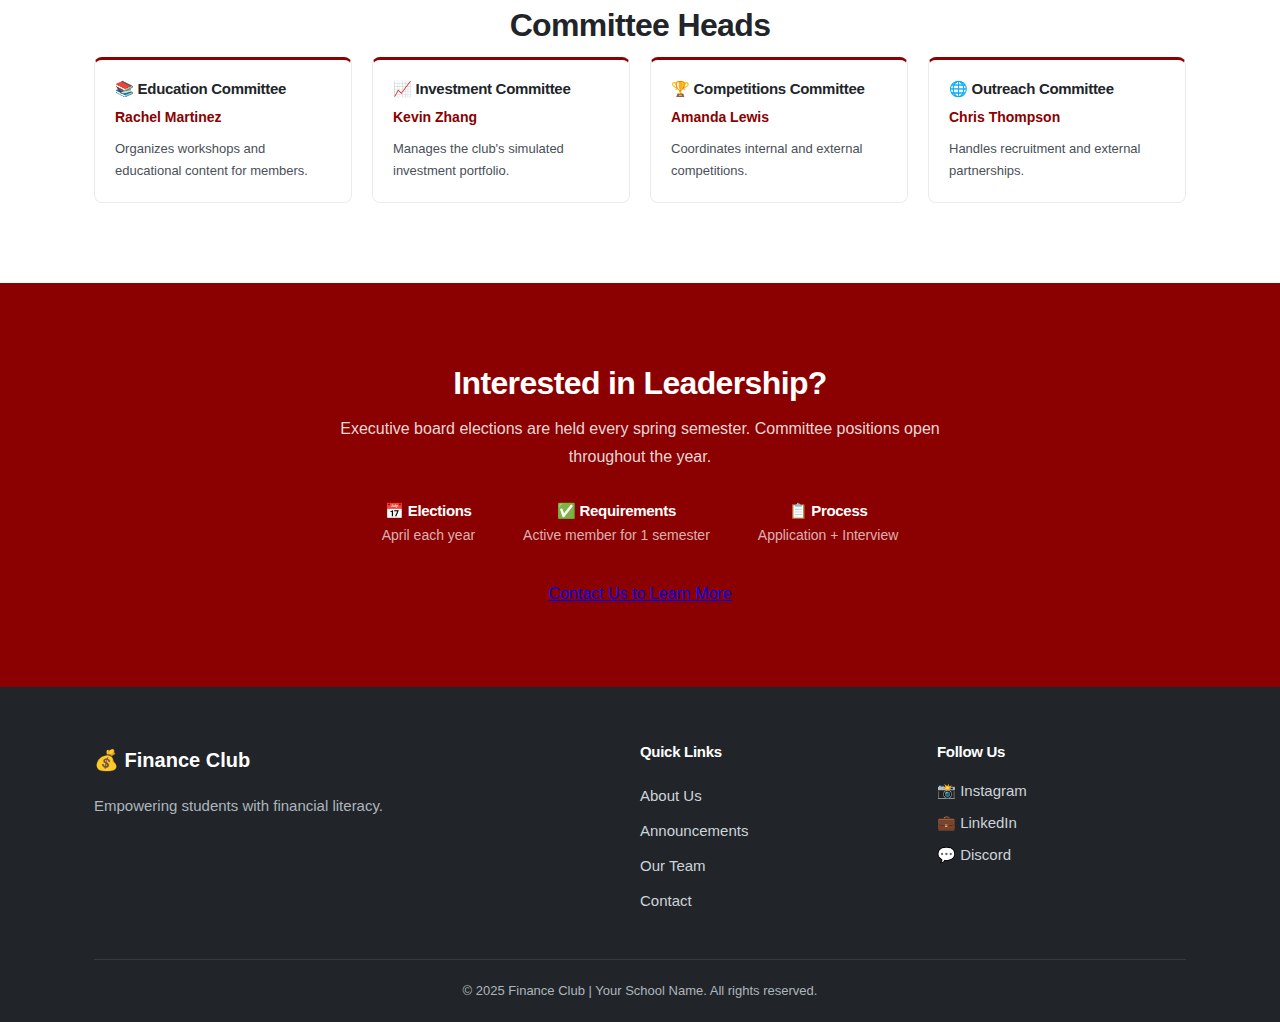
<file: team.html>
<!DOCTYPE html>
<html lang="en">
<head>
    <meta charset="UTF-8">
    <meta name="viewport" content="width=device-width, initial-scale=1.0">
    <title>Our Team | Finance Club</title>
    <link rel="stylesheet" href="css/style.css">
    <link rel="preconnect" href="https://fonts.googleapis.com">
    <link rel="preconnect" href="https://fonts.gstatic.com" crossorigin>
    <link href="https://fonts.googleapis.com/css2?family=Inter:wght@400;500;600;700&display=swap" rel="stylesheet">
</head>
<body>
    <!-- Navigation -->
    <nav class="navbar">
        <div class="nav-container">
            <a href="index.html" class="logo">💰 Finance Club</a>
            <ul class="nav-links">
                <li><a href="index.html">Home</a></li>
                <li><a href="about.html">About</a></li>
                <li><a href="mission.html">Mission</a></li>
                <li><a href="announcements.html">Announcements</a></li>
                <li><a href="team.html" class="active">Team</a></li>
                <li><a href="contact.html">Contact</a></li>
            </ul>
            <button class="mobile-menu-btn" aria-label="Toggle menu">
                <span></span>
                <span></span>
                <span></span>
            </button>
        </div>
    </nav>

    <!-- Page Header -->
    <header class="page-header">
        <div class="container">
            <h1>Executive Board</h1>
            <p>Meet the team behind Finance Club</p>
        </div>
    </header>

    <!-- Leadership Team -->
    <section class="section">
        <div class="container">
            <h2 class="text-center">Leadership</h2>
            <div class="team-grid-featured">
                
                <!-- President -->
                <div class="team-card-featured">
                    <div class="member-photo">
                        <div class="photo-placeholder">👔</div>
                    </div>
                    <div class="member-info">
                        <h3>Alex Johnson</h3>
                        <span class="member-role">President</span>
                        <p class="member-bio">Senior majoring in Finance. Alex leads club strategy and oversees all operations. Interned at Morgan Stanley.</p>
                        <div class="member-socials">
                            <a href="#" title="LinkedIn">💼</a>
                            <a href="#" title="Email">📧</a>
                        </div>
                    </div>
                </div>

                <!-- Vice President -->
                <div class="team-card-featured">
                    <div class="member-photo">
                        <div class="photo-placeholder">📊</div>
                    </div>
                    <div class="member-info">
                        <h3>Sarah Chen</h3>
                        <span class="member-role">Vice President</span>
                        <p class="member-bio">Junior studying Economics. Sarah manages speaker events and partnerships. Previously interned at Deloitte.</p>
                        <div class="member-socials">
                            <a href="#" title="LinkedIn">💼</a>
                            <a href="#" title="Email">📧</a>
                        </div>
                    </div>
                </div>

            </div>
        </div>
    </section>

    <!-- Executive Board -->
    <section class="section bg-light">
        <div class="container">
            <h2 class="text-center">Executive Board</h2>
            <div class="team-grid">
                
                <!-- CTO -->
                <div class="team-card">
                    <div class="card-photo">
                        <div class="photo-placeholder">💻</div>
                    </div>
                    <h3>Your Name</h3>
                    <span class="member-role">Chief Technology Officer</span>
                    <p class="member-major">Computer Science & Finance</p>
                    <div class="member-socials">
                        <a href="#" title="LinkedIn">💼</a>
                        <a href="#" title="Email">📧</a>
                    </div>
                </div>

                <!-- Treasurer -->
                <div class="team-card">
                    <div class="card-photo">
                        <div class="photo-placeholder">💰</div>
                    </div>
                    <h3>Michael Brown</h3>
                    <span class="member-role">Treasurer</span>
                    <p class="member-major">Accounting</p>
                    <div class="member-socials">
                        <a href="#" title="LinkedIn">💼</a>
                        <a href="#" title="Email">📧</a>
                    </div>
                </div>

                <!-- Secretary -->
                <div class="team-card">
                    <div class="card-photo">
                        <div class="photo-placeholder">📝</div>
                    </div>
                    <h3>Emily Davis</h3>
                    <span class="member-role">Secretary</span>
                    <p class="member-major">Business Administration</p>
                    <div class="member-socials">
                        <a href="#" title="LinkedIn">💼</a>
                        <a href="#" title="Email">📧</a>
                    </div>
                </div>

                <!-- Events Coordinator -->
                <div class="team-card">
                    <div class="card-photo">
                        <div class="photo-placeholder">🎉</div>
                    </div>
                    <h3>James Wilson</h3>
                    <span class="member-role">Events Coordinator</span>
                    <p class="member-major">Marketing</p>
                    <div class="member-socials">
                        <a href="#" title="LinkedIn">💼</a>
                        <a href="#" title="Email">📧</a>
                    </div>
                </div>

                <!-- Marketing Director -->
                <div class="team-card">
                    <div class="card-photo">
                        <div class="photo-placeholder">📢</div>
                    </div>
                    <h3>Lisa Park</h3>
                    <span class="member-role">Marketing Director</span>
                    <p class="member-major">Communications</p>
                    <div class="member-socials">
                        <a href="#" title="LinkedIn">💼</a>
                        <a href="#" title="Email">📧</a>
                    </div>
                </div>

                <!-- Member Relations -->
                <div class="team-card">
                    <div class="card-photo">
                        <div class="photo-placeholder">🤝</div>
                    </div>
                    <h3>David Kim</h3>
                    <span class="member-role">Member Relations</span>
                    <p class="member-major">Finance</p>
                    <div class="member-socials">
                        <a href="#" title="LinkedIn">💼</a>
                        <a href="#" title="Email">📧</a>
                    </div>
                </div>

            </div>
        </div>
    </section>

    <!-- Committee Heads -->
    <section class="section">
        <div class="container">
            <h2 class="text-center">Committee Heads</h2>
            <div class="committee-grid">
                
                <div class="committee-card">
                    <h3>📚 Education Committee</h3>
                    <p class="committee-head">Rachel Martinez</p>
                    <p class="committee-desc">Organizes workshops and educational content for members.</p>
                </div>

                <div class="committee-card">
                    <h3>📈 Investment Committee</h3>
                    <p class="committee-head">Kevin Zhang</p>
                    <p class="committee-desc">Manages the club's simulated investment portfolio.</p>
                </div>

                <div class="committee-card">
                    <h3>🏆 Competitions Committee</h3>
                    <p class="committee-head">Amanda Lewis</p>
                    <p class="committee-desc">Coordinates internal and external competitions.</p>
                </div>

                <div class="committee-card">
                    <h3>🌐 Outreach Committee</h3>
                    <p class="committee-head">Chris Thompson</p>
                    <p class="committee-desc">Handles recruitment and external partnerships.</p>
                </div>

            </div>
        </div>
    </section>

    <!-- Join the Team -->
    <section class="section join-team-section">
        <div class="container">
            <div class="join-team-box">
                <h2>Interested in Leadership?</h2>
                <p>Executive board elections are held every spring semester. Committee positions open throughout the year.</p>
                <div class="join-details">
                    <div class="join-item">
                        <h4>📅 Elections</h4>
                        <p>April each year</p>
                    </div>
                    <div class="join-item">
                        <h4>✅ Requirements</h4>
                        <p>Active member for 1 semester</p>
                    </div>
                    <div class="join-item">
                        <h4>📋 Process</h4>
                        <p>Application + Interview</p>
                    </div>
                </div>
                <a href="contact.html" class="cta-button">Contact Us to Learn More</a>
            </div>
        </div>
    </section>

    <!-- Footer -->
    <footer class="footer">
        <div class="container">
            <div class="footer-content">
                <div class="footer-brand">
                    <span class="logo">💰 Finance Club</span>
                    <p>Empowering students with financial literacy.</p>
                </div>
                <div class="footer-links">
                    <h4>Quick Links</h4>
                    <ul>
                        <li><a href="about.html">About Us</a></li>
                        <li><a href="announcements.html">Announcements</a></li>
                        <li><a href="team.html">Our Team</a></li>
                        <li><a href="contact.html">Contact</a></li>
                    </ul>
                </div>
                <div class="footer-social">
                    <h4>Follow Us</h4>
                    <div class="social-icons">
                        <a href="#">📸 Instagram</a>
                        <a href="#">💼 LinkedIn</a>
                        <a href="#">💬 Discord</a>
                    </div>
                </div>
            </div>
            <div class="footer-bottom">
                <p>&copy; 2025 Finance Club | Your School Name. All rights reserved.</p>
            </div>
        </div>
    </footer>

    <script src="js/script.js"></script>
</body>
</html>
</file>
<file: css/style.css>
/* ===================================================
   FINANCE CLUB - PROFESSIONAL REDESIGN
   Troy High School Colors: Cardinal Red, Black, White
   =================================================== */

/* ===== CSS Reset & Variables ===== */
* {
    margin: 0;
    padding: 0;
    box-sizing: border-box;
}

:root {
    /* Troy High Colors */
    --primary: #8B0000;          /* Cardinal/Dark Red */
    --primary-dark: #6B0000;     /* Darker Red */
    --primary-light: #A52A2A;    /* Lighter Red */
    
    /* Neutrals */
    --black: #1a1a1a;
    --dark: #222222;
    --white: #ffffff;
    --off-white: #fafafa;
    --gray-50: #f8f9fa;
    --gray-100: #f1f3f5;
    --gray-200: #e9ecef;
    --gray-300: #dee2e6;
    --gray-400: #ced4da;
    --gray-500: #adb5bd;
    --gray-600: #868e96;
    --gray-700: #495057;
    --gray-800: #343a40;
    --gray-900: #212529;
    
    /* Accent */
    --accent: #c9a227;           /* Gold accent */
    --accent-dark: #b8860b;
    
    /* Status Colors */
    --success: #2d6a4f;
    --info: #1971c2;
    --warning: #e67700;
    
    /* Effects */
    --shadow-xs: 0 1px 2px rgba(0,0,0,0.04);
    --shadow-sm: 0 1px 3px rgba(0,0,0,0.08);
    --shadow: 0 2px 8px rgba(0,0,0,0.08);
    --shadow-md: 0 4px 12px rgba(0,0,0,0.1);
    --shadow-lg: 0 8px 24px rgba(0,0,0,0.12);
    --shadow-xl: 0 16px 48px rgba(0,0,0,0.15);
    
    /* Transitions */
    --transition: all 0.2s ease;
    --transition-slow: all 0.3s ease;
    
    /* Border Radius */
    --radius-sm: 4px;
    --radius: 8px;
    --radius-lg: 12px;
    --radius-xl: 16px;
}

html {
    scroll-behavior: smooth;
}

body {
    font-family: 'Plus Jakarta Sans', -apple-system, BlinkMacSystemFont, 'Segoe UI', Roboto, sans-serif;
    line-height: 1.7;
    color: var(--gray-800);
    background-color: var(--white);
    font-size: 16px;
    font-weight: 400;
    -webkit-font-smoothing: antialiased;
    -moz-osx-font-smoothing: grayscale;
}

/* ===== Typography ===== */
h1, h2, h3, h4, h5, h6 {
    font-weight: 700;
    line-height: 1.25;
    color: var(--gray-900);
    letter-spacing: -0.02em;
}

h1 { font-size: 2.75rem; font-weight: 800; }
h2 { font-size: 2rem; margin-bottom: 0.75rem; font-weight: 700; }
h3 { font-size: 1.25rem; font-weight: 600; }
h4 { font-size: 1.125rem; font-weight: 600; }

p {
    color: var(--gray-700);
    margin-bottom: 1rem;
}

.lead {
    font-size: 1.125rem;
    color: var(--gray-600);
    line-height: 1.8;
}

.text-center { text-align: center; }
.text-white { color: var(--white) !important; }
.text-muted { color: var(--gray-600); }

.section-subtitle {
    color: var(--gray-600);
    max-width: 600px;
    margin: 0 auto 3rem;
    text-align: center;
}

/* ===== Layout ===== */
.container {
    max-width: 1140px;
    margin: 0 auto;
    padding: 0 1.5rem;
}

.container-sm {
    max-width: 900px;
    margin: 0 auto;
    padding: 0 1.5rem;
}

.section {
    padding: 5rem 0;
}

.section-sm {
    padding: 3rem 0;
}

.bg-light {
    background-color: var(--gray-50);
}

.bg-dark {
    background-color: var(--dark);
}

.bg-primary {
    background-color: var(--primary);
}

/* ===== Navigation ===== */
.navbar {
    position: fixed;
    top: 0;
    left: 0;
    right: 0;
    background: var(--white);
    border-bottom: 1px solid var(--gray-200);
    z-index: 1000;
    transition: var(--transition);
}

.navbar.scrolled {
    box-shadow: var(--shadow-md);
}

.nav-container {
    max-width: 1140px;
    margin: 0 auto;
    padding: 0 1.5rem;
    display: flex;
    justify-content: space-between;
    align-items: center;
    height: 70px;
}

.logo {
    font-size: 1.25rem;
    font-weight: 700;
    color: var(--primary);
    text-decoration: none;
    display: flex;
    align-items: center;
    gap: 0.5rem;
    transition: var(--transition);
}

.logo:hover {
    color: var(--primary-dark);
}

.logo-icon {
    font-size: 1.5rem;
}

.nav-links {
    display: flex;
    list-style: none;
    gap: 0.25rem;
    align-items: center;
}

.nav-links a {
    text-decoration: none;
    color: var(--gray-700);
    font-weight: 500;
    font-size: 0.9375rem;
    padding: 0.5rem 1rem;
    border-radius: var(--radius-sm);
    transition: var(--transition);
}

.nav-links a:hover {
    color: var(--primary);
    background: var(--gray-100);
}

.nav-links a.active {
    color: var(--primary);
    background: rgba(139, 0, 0, 0.08);
}

.mobile-menu-btn {
    display: none;
    flex-direction: column;
    gap: 5px;
    background: none;
    border: none;
    cursor: pointer;
    padding: 8px;
}

.mobile-menu-btn span {
    width: 22px;
    height: 2px;
    background: var(--gray-800);
    border-radius: 2px;
    transition: var(--transition);
}

/* ===== Hero Section ===== */
.hero {
    min-height: 100vh;
    display: flex;
    align-items: center;
    justify-content: center;
    text-align: center;
    background: var(--primary);
    color: var(--white);
    padding: 6rem 1.5rem 4rem;
    position: relative;
    overflow: hidden;
}

.hero::before {
    content: '';
    position: absolute;
    top: 0;
    left: 0;
    right: 0;
    bottom: 0;
    background: linear-gradient(135deg, rgba(0,0,0,0.2) 0%, transparent 50%);
}

.hero-content {
    max-width: 700px;
    position: relative;
    z-index: 1;
}

.hero-badge {
    display: inline-block;
    background: rgba(255,255,255,0.15);
    color: var(--white);
    padding: 0.5rem 1rem;
    border-radius: var(--radius);
    font-size: 0.875rem;
    font-weight: 500;
    margin-bottom: 1.5rem;
    border: 1px solid rgba(255,255,255,0.2);
}

.hero h1 {
    color: var(--white);
    margin-bottom: 1.25rem;
    font-size: 3rem;
    font-weight: 700;
}

.hero p {
    color: rgba(255,255,255,0.9);
    font-size: 1.125rem;
    margin-bottom: 2rem;
    line-height: 1.7;
}

/* ===== Page Headers ===== */
.page-header {
    background: var(--primary);
    color: var(--white);
    padding: 7rem 1.5rem 3rem;
    text-align: center;
    position: relative;
}

.page-header::before {
    content: '';
    position: absolute;
    top: 0;
    left: 0;
    right: 0;
    bottom: 0;
    background: linear-gradient(135deg, rgba(0,0,0,0.15) 0%, transparent 100%);
}

.page-header .container {
    position: relative;
    z-index: 1;
}

.page-header h1 {
    color: var(--white);
    margin-bottom: 0.5rem;
    font-size: 2.25rem;
}

.page-header p {
    color: rgba(255,255,255,0.85);
    font-size: 1rem;
    margin: 0;
}

/* ===== Breadcrumb ===== */
.breadcrumb {
    font-size: 0.875rem;
    margin-bottom: 1rem;
}

.breadcrumb a {
    color: rgba(255,255,255,0.7);
    text-decoration: none;
}

.breadcrumb a:hover {
    color: var(--white);
}

.breadcrumb span {
    color: rgba(255,255,255,0.5);
    margin: 0 0.5rem;
}

/* ===== Buttons ===== */
.btn {
    display: inline-flex;
    align-items: center;
    justify-content: center;
    gap: 0.5rem;
    padding: 0.75rem 1.5rem;
    font-size: 0.9375rem;
    font-weight: 600;
    text-decoration: none;
    border-radius: var(--radius);
    border: none;
    cursor: pointer;
    transition: var(--transition);
}

.btn-primary {
    background: var(--primary);
    color: var(--white);
}

.btn-primary:hover {
    background: var(--primary-dark);
    transform: translateY(-1px);
    box-shadow: var(--shadow-md);
}

.btn-white {
    background: var(--white);
    color: var(--primary);
}

.btn-white:hover {
    background: var(--gray-100);
    transform: translateY(-1px);
}

.btn-outline {
    background: transparent;
    color: var(--white);
    border: 2px solid rgba(255,255,255,0.3);
}

.btn-outline:hover {
    background: rgba(255,255,255,0.1);
    border-color: rgba(255,255,255,0.5);
}

.btn-outline-dark {
    background: transparent;
    color: var(--primary);
    border: 2px solid var(--primary);
}

.btn-outline-dark:hover {
    background: var(--primary);
    color: var(--white);
}

.btn-lg {
    padding: 1rem 2rem;
    font-size: 1rem;
}

.btn-full {
    width: 100%;
}

.btn-group {
    display: flex;
    gap: 1rem;
    flex-wrap: wrap;
}

.cta-center {
    text-align: center;
    margin-top: 2.5rem;
}

/* ===== Cards ===== */
.card {
    background: var(--white);
    border-radius: var(--radius-lg);
    border: 1px solid var(--gray-200);
    transition: var(--transition);
}

.card:hover {
    box-shadow: var(--shadow-md);
    border-color: var(--gray-300);
}

.card-body {
    padding: 1.5rem;
}

/* ===== Stats Section ===== */
.stats-grid {
    display: grid;
    grid-template-columns: repeat(3, 1fr);
    gap: 1.5rem;
}

.stats-grid-4 {
    display: grid;
    grid-template-columns: repeat(4, 1fr);
    gap: 1.5rem;
}

.stat-card {
    background: var(--white);
    padding: 2rem 1.5rem;
    border-radius: var(--radius-lg);
    text-align: center;
    border: 1px solid var(--gray-200);
    transition: var(--transition);
}

.stat-card:hover {
    border-color: var(--primary);
    box-shadow: var(--shadow);
}

.stat-number {
    display: block;
    font-size: 2.5rem;
    font-weight: 700;
    color: var(--primary);
    line-height: 1;
    margin-bottom: 0.5rem;
}

.stat-label {
    color: var(--gray-600);
    font-size: 0.9375rem;
    font-weight: 500;
}

/* ===== Feature Cards ===== */
.features-grid {
    display: grid;
    grid-template-columns: repeat(3, 1fr);
    gap: 1.5rem;
}

.feature-card {
    background: var(--white);
    padding: 2rem;
    border-radius: var(--radius-lg);
    border: 1px solid var(--gray-200);
    transition: var(--transition);
}

.feature-card:hover {
    border-color: var(--primary);
    box-shadow: var(--shadow);
}

.feature-icon {
    width: 48px;
    height: 48px;
    background: rgba(139, 0, 0, 0.1);
    border-radius: var(--radius);
    display: flex;
    align-items: center;
    justify-content: center;
    font-size: 1.5rem;
    margin-bottom: 1.25rem;
}

.feature-card h3 {
    margin-bottom: 0.75rem;
    color: var(--gray-900);
}

.feature-card p {
    margin: 0;
    color: var(--gray-600);
    font-size: 0.9375rem;
}

/* ===== Announcements ===== */
.announcement-featured {
    background: var(--white);
    border-radius: var(--radius-lg);
    padding: 0;
    display: flex;
    overflow: hidden;
    border: 1px solid var(--gray-200);
    box-shadow: var(--shadow-sm);
}

.announcement-date-large {
    background: var(--primary);
    color: var(--white);
    padding: 2rem;
    text-align: center;
    min-width: 120px;
    display: flex;
    flex-direction: column;
    justify-content: center;
}

.announcement-date-large .month {
    font-size: 0.75rem;
    font-weight: 600;
    text-transform: uppercase;
    letter-spacing: 1px;
    opacity: 0.9;
}

.announcement-date-large .day {
    font-size: 2.75rem;
    font-weight: 700;
    line-height: 1;
    margin: 0.25rem 0;
}

.announcement-details {
    padding: 2rem;
    flex: 1;
}

.announcement-tag {
    display: inline-block;
    padding: 0.25rem 0.75rem;
    border-radius: var(--radius-sm);
    font-size: 0.75rem;
    font-weight: 600;
    text-transform: uppercase;
    letter-spacing: 0.5px;
    margin-bottom: 0.75rem;
}

.tag-speaker { background: #f3e8ff; color: #7c3aed; }
.tag-competition { background: #fee2e2; color: #dc2626; }
.tag-social { background: #d1fae5; color: #059669; }
.tag-meeting { background: #dbeafe; color: #2563eb; }

.announcement-details h3 {
    font-size: 1.375rem;
    margin-bottom: 0.75rem;
    color: var(--gray-900);
}

.announcement-details p {
    margin-bottom: 1rem;
    color: var(--gray-600);
}

.announcement-meta {
    display: flex;
    gap: 1.5rem;
    color: var(--gray-500);
    font-size: 0.875rem;
}

/* Announcements Page */
.filter-tabs {
    display: flex;
    gap: 0.5rem;
    flex-wrap: wrap;
    justify-content: center;
    padding: 1rem 0;
}

.filter-tab {
    padding: 0.5rem 1.25rem;
    background: var(--white);
    border: 1px solid var(--gray-300);
    border-radius: var(--radius);
    cursor: pointer;
    font-weight: 500;
    font-size: 0.875rem;
    color: var(--gray-700);
    transition: var(--transition);
}

.filter-tab:hover {
    border-color: var(--primary);
    color: var(--primary);
}

.filter-tab.active {
    background: var(--primary);
    border-color: var(--primary);
    color: var(--white);
}

.announcements-list {
    display: flex;
    flex-direction: column;
    gap: 1rem;
}

.announcement-card-full {
    background: var(--white);
    border-radius: var(--radius);
    padding: 1.25rem;
    display: flex;
    gap: 1.25rem;
    border: 1px solid var(--gray-200);
    transition: var(--transition);
}

.announcement-card-full:hover {
    border-color: var(--primary);
    box-shadow: var(--shadow);
}

.announcement-date-block {
    background: var(--primary);
    color: var(--white);
    padding: 1rem;
    border-radius: var(--radius);
    text-align: center;
    min-width: 70px;
    display: flex;
    flex-direction: column;
    justify-content: center;
}

.announcement-date-block .month {
    font-size: 0.625rem;
    font-weight: 600;
    text-transform: uppercase;
    letter-spacing: 1px;
}

.announcement-date-block .day {
    font-size: 1.75rem;
    font-weight: 700;
    line-height: 1.1;
}

.announcement-date-block .year {
    font-size: 0.625rem;
    opacity: 0.8;
}

.announcement-content {
    flex: 1;
}

.announcement-header {
    display: flex;
    align-items: center;
    gap: 0.75rem;
    margin-bottom: 0.5rem;
}

.announcement-header .tag {
    padding: 0.2rem 0.6rem;
    border-radius: var(--radius-sm);
    font-size: 0.6875rem;
    font-weight: 600;
    text-transform: uppercase;
}

.announcement-header .time {
    color: var(--gray-500);
    font-size: 0.8125rem;
}

.announcement-content h3 {
    margin-bottom: 0.5rem;
    font-size: 1.125rem;
}

.announcement-content p {
    font-size: 0.9375rem;
    margin-bottom: 0.75rem;
}

.announcement-footer {
    display: flex;
    gap: 1.5rem;
    font-size: 0.8125rem;
    color: var(--gray-500);
}

.announcement-footer .rsvp,
.announcement-footer .deadline,
.announcement-footer .note {
    color: var(--primary);
    font-weight: 500;
}

/* ===== Newsletter ===== */
.newsletter-box {
    background: var(--gray-900);
    padding: 3rem;
    border-radius: var(--radius-lg);
    text-align: center;
    max-width: 600px;
    margin: 0 auto;
}

.newsletter-box h2 {
    color: var(--white);
    margin-bottom: 0.5rem;
}

.newsletter-box p {
    color: var(--gray-400);
    margin-bottom: 1.5rem;
}

.newsletter-form {
    display: flex;
    gap: 0.75rem;
    max-width: 450px;
    margin: 0 auto;
}

.newsletter-form input {
    flex: 1;
    padding: 0.875rem 1rem;
    border: 1px solid var(--gray-700);
    border-radius: var(--radius);
    font-size: 1rem;
    background: var(--gray-800);
    color: var(--white);
    transition: var(--transition);
}

.newsletter-form input::placeholder {
    color: var(--gray-500);
}

.newsletter-form input:focus {
    outline: none;
    border-color: var(--primary);
}

/* ===== CTA Section ===== */
.cta-section {
    background: var(--primary);
    position: relative;
}

.cta-section::before {
    content: '';
    position: absolute;
    top: 0;
    left: 0;
    right: 0;
    bottom: 0;
    background: linear-gradient(135deg, rgba(0,0,0,0.1) 0%, transparent 100%);
}

.cta-box {
    text-align: center;
    color: var(--white);
    position: relative;
    z-index: 1;
}

.cta-box h2 {
    color: var(--white);
    margin-bottom: 0.75rem;
}

.cta-box p {
    color: rgba(255,255,255,0.85);
    font-size: 1.0625rem;
    margin-bottom: 2rem;
}

/* ===== About Page ===== */
.about-intro {
    max-width: 800px;
    margin: 0 auto;
}

.about-intro h2 {
    margin-bottom: 1.25rem;
}

/* Timeline */
.timeline {
    position: relative;
    max-width: 700px;
    margin: 3rem auto 0;
    padding-left: 40px;
}

.timeline::before {
    content: '';
    position: absolute;
    left: 15px;
    top: 0;
    bottom: 0;
    width: 2px;
    background: var(--gray-200);
}

.timeline-item {
    position: relative;
    margin-bottom: 2rem;
    padding-left: 2rem;
}

.timeline-marker {
    position: absolute;
    left: -40px;
    width: 32px;
    height: 32px;
    background: var(--primary);
    color: var(--white);
    border-radius: 50%;
    display: flex;
    align-items: center;
    justify-content: center;
    font-weight: 700;
    font-size: 0.6875rem;
}

.timeline-content {
    background: var(--white);
    padding: 1.25rem 1.5rem;
    border-radius: var(--radius);
    border: 1px solid var(--gray-200);
}

.timeline-content h3 {
    margin-bottom: 0.5rem;
    color: var(--gray-900);
    font-size: 1.0625rem;
}

.timeline-content p {
    margin: 0;
    font-size: 0.9375rem;
}

/* Offerings */
.offerings-grid {
    display: grid;
    grid-template-columns: repeat(3, 1fr);
    gap: 1.25rem;
}

.offering-card {
    background: var(--white);
    padding: 1.5rem;
    border-radius: var(--radius);
    border: 1px solid var(--gray-200);
    transition: var(--transition);
}

.offering-card:hover {
    border-color: var(--primary);
}

.offering-icon {
    font-size: 2rem;
    margin-bottom: 1rem;
}

.offering-card h3 {
    font-size: 1rem;
    margin-bottom: 0.5rem;
}

.offering-card p {
    font-size: 0.875rem;
    margin: 0;
}

/* ===== Mission Page ===== */
.mission-statement {
    background: var(--gray-900);
    padding: 3rem;
    border-radius: var(--radius-lg);
    text-align: center;
}

.mission-statement blockquote {
    color: var(--white);
    font-size: 1.375rem;
    font-weight: 500;
    font-style: italic;
    line-height: 1.6;
    margin: 0;
}

/* Pillars */
.pillars-grid {
    display: grid;
    grid-template-columns: repeat(3, 1fr);
    gap: 1.5rem;
}

.pillar-card {
    background: var(--white);
    border-radius: var(--radius-lg);
    overflow: hidden;
    border: 1px solid var(--gray-200);
    transition: var(--transition);
}

.pillar-card:hover {
    box-shadow: var(--shadow-md);
}

.pillar-header {
    padding: 1.75rem;
    text-align: center;
    background: var(--primary);
    color: var(--white);
}

.pillar-icon {
    font-size: 2.5rem;
    display: block;
    margin-bottom: 0.5rem;
}

.pillar-header h3 {
    color: inherit;
    font-size: 1.25rem;
    margin: 0;
}

.pillar-body {
    padding: 1.5rem;
}

.pillar-body p {
    font-size: 0.9375rem;
}

.pillar-list {
    list-style: none;
    margin-top: 1rem;
}

.pillar-list li {
    padding: 0.4rem 0;
    padding-left: 1.25rem;
    position: relative;
    color: var(--gray-600);
    font-size: 0.875rem;
}

.pillar-list li::before {
    content: '→';
    position: absolute;
    left: 0;
    color: var(--primary);
}

/* Values */
.values-grid {
    display: grid;
    grid-template-columns: repeat(4, 1fr);
    gap: 1.5rem;
}

.value-item {
    text-align: center;
    padding: 1.5rem;
    background: var(--white);
    border-radius: var(--radius);
    border: 1px solid var(--gray-200);
}

.value-icon {
    font-size: 2.5rem;
    margin-bottom: 1rem;
}

.value-item h3 {
    margin-bottom: 0.5rem;
    font-size: 1.0625rem;
}

.value-item p {
    font-size: 0.875rem;
    margin: 0;
}

/* Goals */
.goals-grid {
    display: grid;
    grid-template-columns: repeat(4, 1fr);
    gap: 1.25rem;
}

.goal-card {
    background: rgba(255,255,255,0.08);
    padding: 1.5rem;
    border-radius: var(--radius);
    border: 1px solid rgba(255,255,255,0.1);
}

.goal-number {
    display: block;
    font-size: 2rem;
    font-weight: 700;
    color: var(--accent);
    margin-bottom: 0.75rem;
}

.goal-card h3 {
    color: var(--white);
    margin-bottom: 0.5rem;
    font-size: 1rem;
}

.goal-card p {
    color: var(--gray-400);
    margin: 0;
    font-size: 0.875rem;
}

/* ===== Team Page ===== */
.team-grid-featured {
    display: grid;
    grid-template-columns: repeat(2, 1fr);
    gap: 1.5rem;
    max-width: 900px;
    margin: 2rem auto 0;
}

.team-card-featured {
    background: var(--white);
    border-radius: var(--radius-lg);
    overflow: hidden;
    border: 1px solid var(--gray-200);
    display: flex;
}

.team-card-featured:hover {
    box-shadow: var(--shadow-md);
}

.member-photo {
    background: var(--primary);
    min-width: 120px;
    display: flex;
    align-items: center;
    justify-content: center;
}

.photo-placeholder {
    font-size: 3rem;
}

.member-info {
    padding: 1.5rem;
}

.member-info h3 {
    margin-bottom: 0.25rem;
    font-size: 1.125rem;
}

.member-role {
    color: var(--primary);
    font-weight: 600;
    font-size: 0.8125rem;
    display: block;
    margin-bottom: 0.75rem;
    text-transform: uppercase;
    letter-spacing: 0.5px;
}

.member-bio {
    font-size: 0.875rem;
    color: var(--gray-600);
    margin-bottom: 1rem;
}

.member-socials {
    display: flex;
    gap: 0.5rem;
}

.member-socials a {
    font-size: 1.125rem;
    text-decoration: none;
    opacity: 0.7;
    transition: var(--transition);
}

.member-socials a:hover {
    opacity: 1;
}

/* Team Grid */
.team-grid {
    display: grid;
    grid-template-columns: repeat(3, 1fr);
    gap: 1.5rem;
}

.team-card {
    background: var(--white);
    padding: 1.75rem;
    border-radius: var(--radius-lg);
    text-align: center;
    border: 1px solid var(--gray-200);
    transition: var(--transition);
}

.team-card:hover {
    border-color: var(--primary);
}

.card-photo {
    width: 80px;
    height: 80px;
    background: var(--gray-100);
    border-radius: 50%;
    display: flex;
    align-items: center;
    justify-content: center;
    margin: 0 auto 1rem;
    font-size: 2rem;
}

.team-card h3 {
    margin-bottom: 0.25rem;
    font-size: 1.0625rem;
}

.member-major {
    color: var(--gray-500);
    font-size: 0.8125rem;
    margin-top: 0.25rem;
    margin-bottom: 1rem;
}

/* Committee */
.committee-grid {
    display: grid;
    grid-template-columns: repeat(4, 1fr);
    gap: 1.25rem;
}

.committee-card {
    background: var(--white);
    padding: 1.25rem;
    border-radius: var(--radius);
    border: 1px solid var(--gray-200);
    border-top: 3px solid var(--primary);
}

.committee-card h3 {
    font-size: 0.9375rem;
    margin-bottom: 0.5rem;
}

.committee-head {
    color: var(--primary);
    font-weight: 600;
    font-size: 0.875rem;
    margin-bottom: 0.5rem;
}

.committee-desc {
    font-size: 0.8125rem;
    margin: 0;
}

/* Join Team */
.join-team-section {
    background: var(--primary);
}

.join-team-box {
    text-align: center;
    color: var(--white);
}

.join-team-box h2 {
    color: var(--white);
}

.join-team-box > p {
    color: rgba(255,255,255,0.85);
    max-width: 600px;
    margin: 0 auto 2rem;
}

.join-details {
    display: flex;
    justify-content: center;
    gap: 3rem;
    margin-bottom: 2rem;
}

.join-item {
    text-align: center;
}

.join-item h4 {
    color: var(--white);
    margin-bottom: 0.25rem;
    font-size: 0.9375rem;
}

.join-item p {
    color: rgba(255,255,255,0.7);
    margin: 0;
    font-size: 0.875rem;
}

/* ===== Contact Page ===== */
.contact-section {
    background: var(--gray-50);
}

.contact-grid {
    display: grid;
    grid-template-columns: 1fr 1.25fr;
    gap: 2rem;
}

.contact-info-card {
    background: var(--white);
    padding: 2rem;
    border-radius: var(--radius-lg);
    border: 1px solid var(--gray-200);
}

.contact-info-card h2 {
    margin-bottom: 1.5rem;
    font-size: 1.375rem;
}

.contact-item {
    display: flex;
    gap: 1rem;
    margin-bottom: 1.25rem;
}

.contact-icon-box {
    width: 44px;
    height: 44px;
    background: rgba(139, 0, 0, 0.1);
    border-radius: var(--radius);
    display: flex;
    align-items: center;
    justify-content: center;
    font-size: 1.25rem;
    flex-shrink: 0;
}

.contact-details h3 {
    font-size: 0.9375rem;
    margin-bottom: 0.25rem;
}

.contact-details p {
    margin: 0;
    color: var(--gray-800);
    font-size: 0.9375rem;
}

.contact-note {
    font-size: 0.8125rem;
    color: var(--gray-500);
}

/* Contact Form */
.contact-form-card {
    background: var(--white);
    padding: 2rem;
    border-radius: var(--radius-lg);
    border: 1px solid var(--gray-200);
}

.contact-form-card h2 {
    margin-bottom: 1.5rem;
    font-size: 1.375rem;
}

.form-group {
    margin-bottom: 1.25rem;
}

.form-group label {
    display: block;
    margin-bottom: 0.5rem;
    font-weight: 500;
    color: var(--gray-700);
    font-size: 0.9375rem;
}

.form-group input,
.form-group select,
.form-group textarea {
    width: 100%;
    padding: 0.75rem 1rem;
    border: 1px solid var(--gray-300);
    border-radius: var(--radius);
    font-size: 0.9375rem;
    font-family: inherit;
    transition: var(--transition);
    background: var(--white);
}

.form-group input:focus,
.form-group select:focus,
.form-group textarea:focus {
    outline: none;
    border-color: var(--primary);
    box-shadow: 0 0 0 3px rgba(139, 0, 0, 0.1);
}

.form-group textarea {
    resize: vertical;
    min-height: 120px;
}

/* Social Grid */
.social-grid {
    display: grid;
    grid-template-columns: repeat(4, 1fr);
    gap: 1.25rem;
}

.social-card {
    background: var(--white);
    padding: 1.5rem;
    border-radius: var(--radius);
    text-align: center;
    text-decoration: none;
    border: 1px solid var(--gray-200);
    transition: var(--transition);
}

.social-card:hover {
    border-color: var(--primary);
    box-shadow: var(--shadow);
}

.social-card .social-icon {
    font-size: 2rem;
    margin-bottom: 0.75rem;
    display: block;
}

.social-card h3 {
    margin-bottom: 0.25rem;
    font-size: 1rem;
    color: var(--gray-900);
}

.social-card p {
    color: var(--gray-500);
    font-size: 0.8125rem;
    margin-bottom: 0.75rem;
}

.social-action {
    color: var(--primary);
    font-weight: 600;
    font-size: 0.8125rem;
}

/* FAQ */
.faq-list {
    max-width: 700px;
    margin: 2rem auto 0;
}

.faq-item {
    background: var(--white);
    border-radius: var(--radius);
    margin-bottom: 0.75rem;
    border: 1px solid var(--gray-200);
    overflow: hidden;
}

.faq-question {
    width: 100%;
    padding: 1rem 1.25rem;
    background: none;
    border: none;
    display: flex;
    justify-content: space-between;
    align-items: center;
    cursor: pointer;
    font-size: 0.9375rem;
    font-weight: 600;
    color: var(--gray-800);
    text-align: left;
    transition: var(--transition);
}

.faq-question:hover {
    background: var(--gray-50);
}

.faq-icon {
    font-size: 1.25rem;
    font-weight: 300;
    color: var(--gray-400);
    transition: var(--transition);
}

.faq-item.active .faq-icon {
    transform: rotate(45deg);
    color: var(--primary);
}

.faq-answer {
    max-height: 0;
    overflow: hidden;
    transition: max-height 0.3s ease;
}

.faq-item.active .faq-answer {
    max-height: 500px;
}

.faq-answer p {
    padding: 0 1.25rem 1rem;
    margin: 0;
    font-size: 0.9375rem;
}

/* ===== Footer ===== */
.footer {
    background: var(--gray-900);
    color: var(--gray-400);
    padding-top: 3.5rem;
}

.footer-content {
    display: grid;
    grid-template-columns: 2fr 1fr 1fr;
    gap: 3rem;
    padding-bottom: 2.5rem;
    border-bottom: 1px solid var(--gray-800);
}

.footer-brand .logo {
    color: var(--white);
    display: inline-block;
    margin-bottom: 1rem;
}

.footer-brand p {
    color: var(--gray-500);
    margin: 0;
    font-size: 0.9375rem;
}

.footer h4 {
    color: var(--white);
    margin-bottom: 1rem;
    font-size: 0.9375rem;
    font-weight: 600;
}

.footer-links ul {
    list-style: none;
}

.footer-links a {
    color: var(--gray-400);
    text-decoration: none;
    display: block;
    padding: 0.3rem 0;
    font-size: 0.9375rem;
    transition: var(--transition);
}

.footer-links a:hover {
    color: var(--white);
}

.footer-social .social-icons {
    display: flex;
    flex-direction: column;
    gap: 0.4rem;
}

.footer-social .social-icons a {
    color: var(--gray-400);
    text-decoration: none;
    font-size: 0.9375rem;
    transition: var(--transition);
}

.footer-social .social-icons a:hover {
    color: var(--primary-light);
}

.footer-bottom {
    padding: 1.25rem 0;
    text-align: center;
}

.footer-bottom p {
    margin: 0;
    font-size: 0.8125rem;
    color: var(--gray-500);
}

/* ===== Responsive Design ===== */
@media (max-width: 1024px) {
    .stats-grid-4,
    .values-grid,
    .goals-grid,
    .committee-grid,
    .social-grid {
        grid-template-columns: repeat(2, 1fr);
    }
    
    .pillars-grid,
    .features-grid,
    .offerings-grid,
    .team-grid {
        grid-template-columns: repeat(2, 1fr);
    }
    
    .footer-content {
        grid-template-columns: 1fr 1fr;
    }
}

@media (max-width: 768px) {
    h1 { font-size: 1.875rem; }
    h2 { font-size: 1.5rem; }
    
    .section {
        padding: 3.5rem 0;
    }
    
    /* Navigation */
    .nav-links {
        display: none;
        position: absolute;
        top: 100%;
        left: 0;
        right: 0;
        background: var(--white);
        flex-direction: column;
        padding: 0.5rem;
        gap: 0;
        border-top: 1px solid var(--gray-200);
        box-shadow: var(--shadow-lg);
    }
    
    .nav-links.active {
        display: flex;
    }
    
    .nav-links li {
        width: 100%;
    }
    
    .nav-links a {
        display: block;
        padding: 0.875rem 1rem;
        border-radius: var(--radius-sm);
    }
    
    .mobile-menu-btn {
        display: flex;
    }
    
    /* Hero */
    .hero h1 {
        font-size: 2rem;
    }
    
    .hero p {
        font-size: 1rem;
    }
    
    /* Grids */
    .stats-grid,
    .stats-grid-4,
    .features-grid,
    .pillars-grid,
    .values-grid,
    .goals-grid,
    .offerings-grid,
    .team-grid,
    .team-grid-featured,
    .committee-grid,
    .social-grid,
    .contact-grid {
        grid-template-columns: 1fr;
    }
    
    /* Announcements */
    .announcement-featured {
        flex-direction: column;
    }
    
    .announcement-date-large {
        flex-direction: row;
        gap: 0.75rem;
        justify-content: flex-start;
        padding: 1rem 1.5rem;
        min-width: auto;
    }
    
    .announcement-card-full {
        flex-direction: column;
    }
    
    .announcement-date-block {
        flex-direction: row;
        gap: 0.5rem;
        justify-content: flex-start;
        padding: 0.75rem 1rem;
        min-width: auto;
    }
    
    /* Team */
    .team-card-featured {
        flex-direction: column;
    }
    
    .member-photo {
        min-width: auto;
        padding: 1.5rem;
    }
    
    /* Join */
    .join-details {
        flex-direction: column;
        gap: 1.5rem;
    }
    
    /* Newsletter */
    .newsletter-form {
        flex-direction: column;
    }
    
    /* Footer */
    .footer-content {
        grid-template-columns: 1fr;
        text-align: center;
    }
    
    .btn-group {
        flex-direction: column;
        align-items: center;
    }
}

/* ===== Utility Classes ===== */
.mt-1 { margin-top: 0.5rem; }
.mt-2 { margin-top: 1rem; }
.mt-3 { margin-top: 1.5rem; }
.mt-4 { margin-top: 2rem; }
.mb-1 { margin-bottom: 0.5rem; }
.mb-2 { margin-bottom: 1rem; }
.mb-3 { margin-bottom: 1.5rem; }
.mb-4 { margin-bottom: 2rem; }

/* ===== Animations ===== */
.fade-in {
    opacity: 0;
    transform: translateY(20px);
    transition: opacity 0.5s ease, transform 0.5s ease;
}

.fade-in.visible {
    opacity: 1;
    transform: translateY(0);
}
</file>
